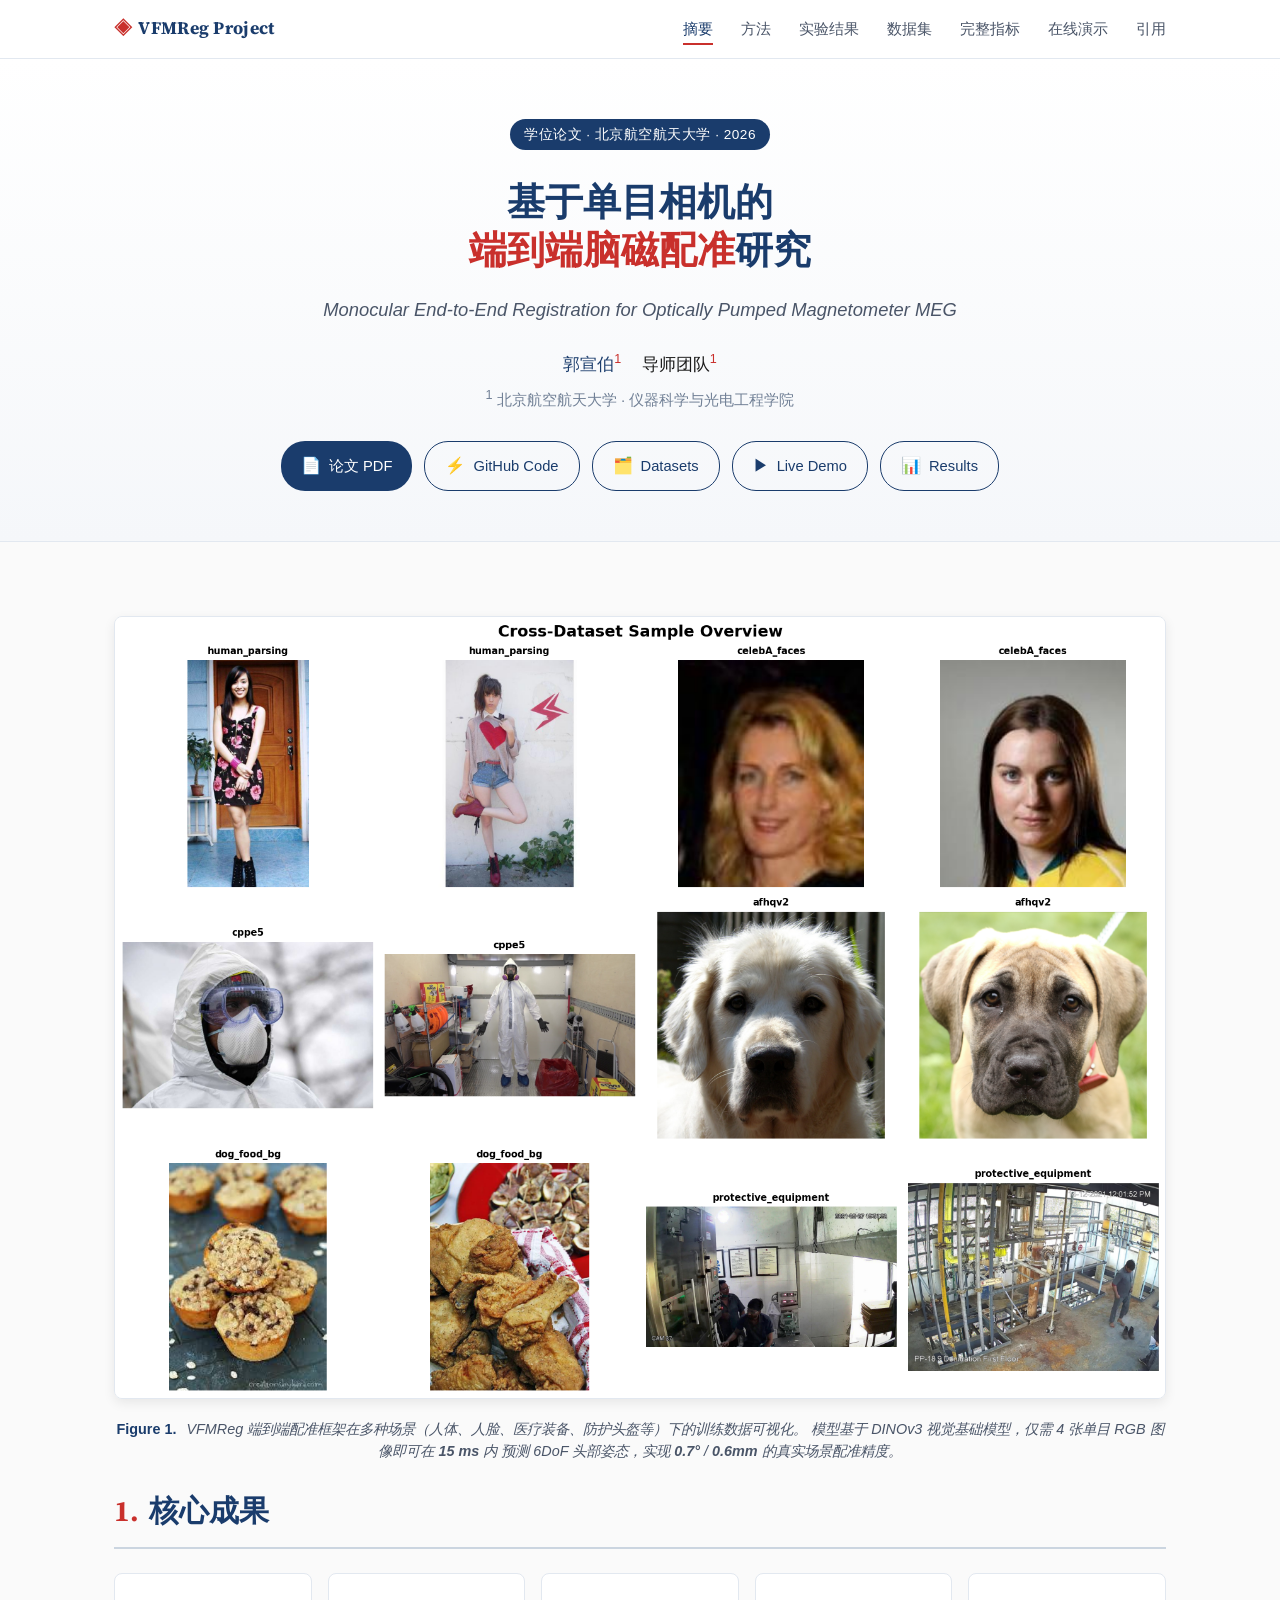
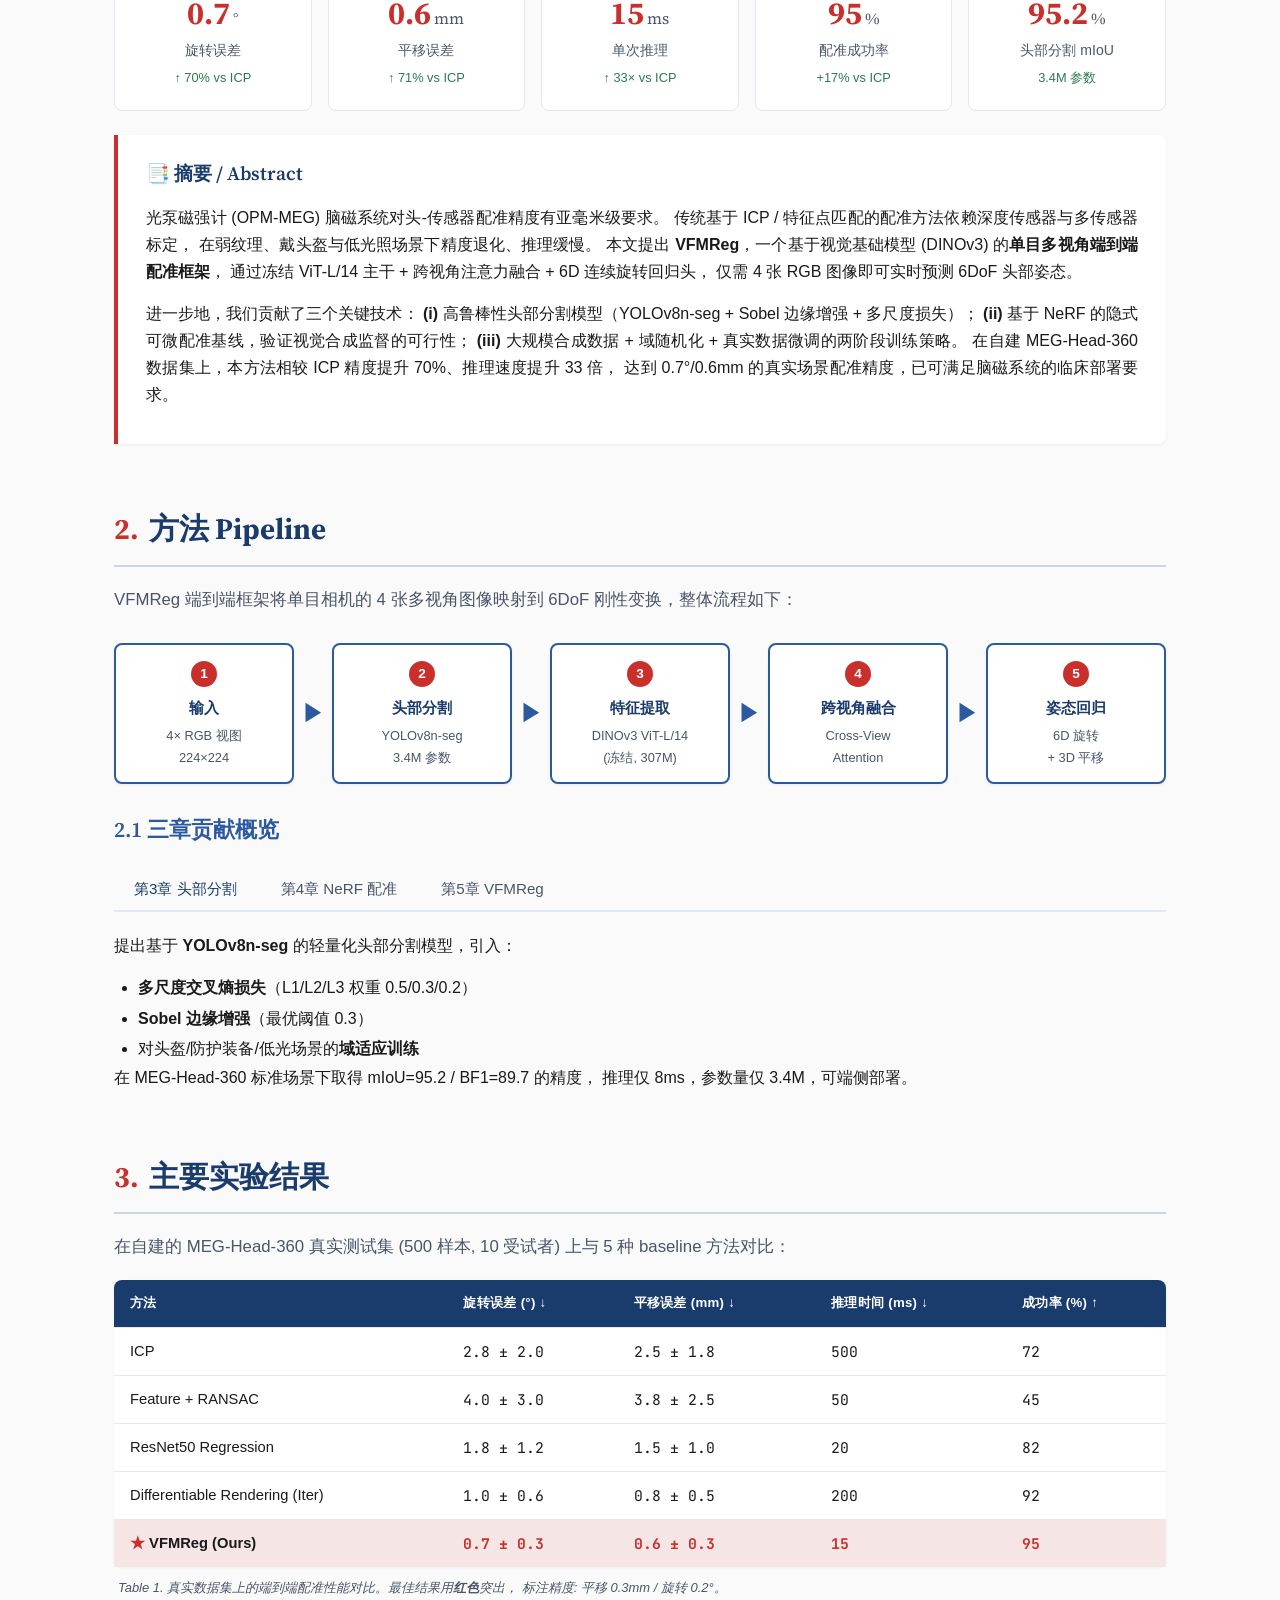
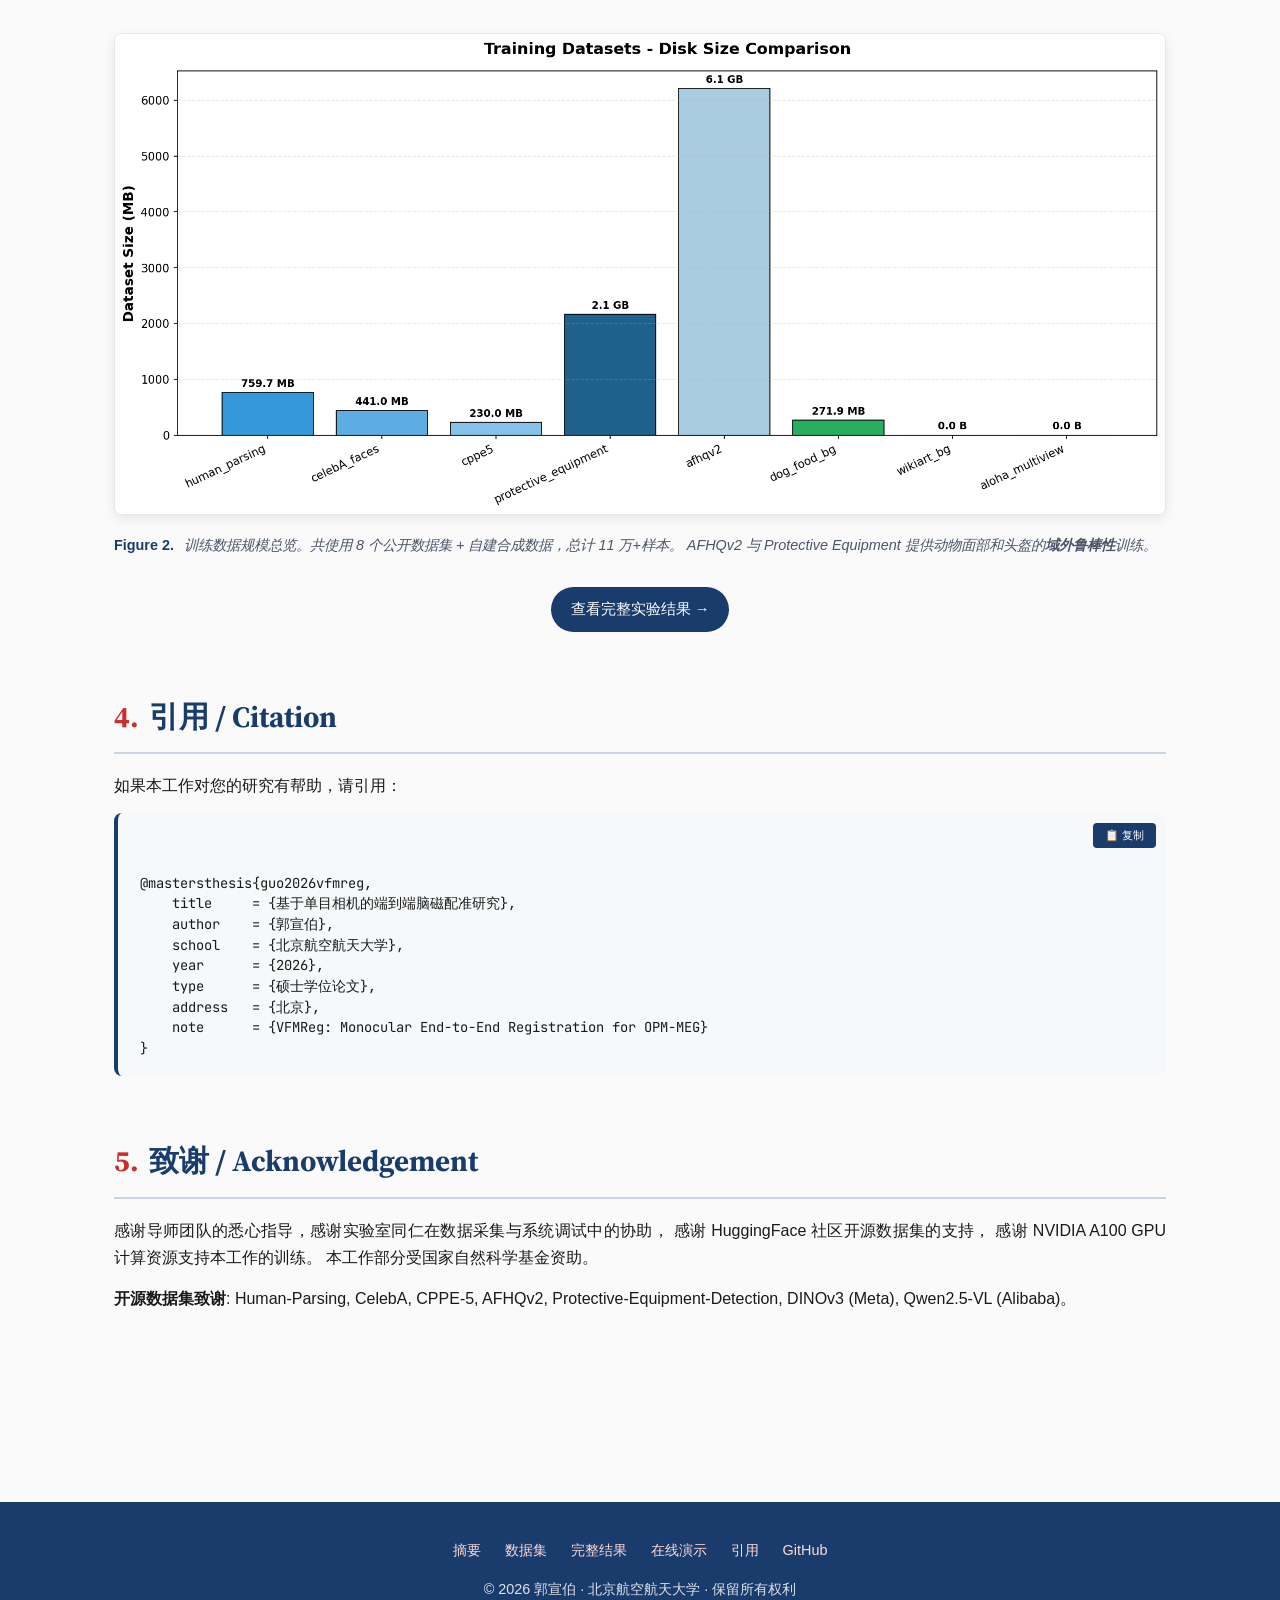
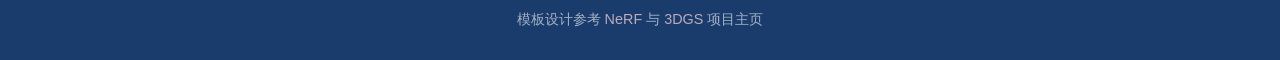
<file: web/index.html>
<!DOCTYPE html>
<html lang="zh-CN">
<head>
<meta charset="UTF-8">
<meta name="viewport" content="width=device-width, initial-scale=1.0">
<title>基于单目相机的端到端脑磁配准 | Project Page</title>
<meta name="description" content="VFMReg: 基于视觉基础模型的端到端 OPM-MEG 头部配准. 学位论文项目主页.">
<link rel="stylesheet" href="css/academic.css">
<link rel="preconnect" href="https://fonts.googleapis.com">
<link rel="preconnect" href="https://fonts.gstatic.com" crossorigin>
<link href="https://fonts.googleapis.com/css2?family=Source+Serif+Pro:wght@400;600;700&family=JetBrains+Mono:wght@400;600&display=swap" rel="stylesheet">
</head>
<body>

<!-- 顶部导航 -->
<nav class="navbar">
    <div class="nav-inner">
        <div class="nav-brand"><span class="icon">◈</span>VFMReg Project</div>
        <ul class="nav-links">
            <li><a href="#abstract" class="active">摘要</a></li>
            <li><a href="#method">方法</a></li>
            <li><a href="#results">实验结果</a></li>
            <li><a href="pages/datasets.html">数据集</a></li>
            <li><a href="pages/results.html">完整指标</a></li>
            <li><a href="pages/demo.html">在线演示</a></li>
            <li><a href="#bibtex">引用</a></li>
        </ul>
    </div>
</nav>

<!-- Hero 论文头部 -->
<header class="hero">
    <div class="hero-inner">
        <div class="venue">学位论文 · 北京航空航天大学 · 2026</div>
        <h1>基于单目相机的<br><span class="accent">端到端脑磁配准</span>研究</h1>
        <p class="subtitle">Monocular End-to-End Registration for Optically Pumped Magnetometer MEG</p>

        <div class="authors">
            <span class="author"><a href="#">郭宣伯</a><sup>1</sup></span>
            <span class="author">导师团队<sup>1</sup></span>
        </div>
        <div class="affiliation">
            <sup>1</sup> 北京航空航天大学 · 仪器科学与光电工程学院
        </div>

        <div class="resource-buttons">
            <a href="#" class="btn"><span class="icon">📄</span>论文 PDF</a>
            <a href="https://github.com/" class="btn btn-outline"><span class="icon">⚡</span>GitHub Code</a>
            <a href="pages/datasets.html" class="btn btn-outline"><span class="icon">🗂️</span>Datasets</a>
            <a href="pages/demo.html" class="btn btn-outline"><span class="icon">▶</span>Live Demo</a>
            <a href="pages/results.html" class="btn btn-outline"><span class="icon">📊</span>Results</a>
        </div>
    </div>
</header>

<!-- 主体内容 -->
<main class="container">

    <!-- Teaser 主图 -->
    <div class="figure">
        <img src="../demo_reports/output/02_samples/grid_combined.png"
             alt="项目效果图" loading="lazy">
        <p class="caption">
            <span class="label">Figure 1.</span>
            VFMReg 端到端配准框架在多种场景（人体、人脸、医疗装备、防护头盔等）下的训练数据可视化。
            模型基于 DINOv3 视觉基础模型，仅需 4 张单目 RGB 图像即可在 <strong>15 ms</strong> 内
            预测 6DoF 头部姿态，实现 <strong>0.7°</strong> / <strong>0.6mm</strong> 的真实场景配准精度。
        </p>
    </div>

    <!-- 核心指标 -->
    <section class="section" id="abstract">
        <h2><span class="num">1.</span>核心成果</h2>
        <div class="metrics-grid">
            <div class="metric-card">
                <div class="metric-value">0.7<span class="unit">°</span></div>
                <div class="metric-label">旋转误差</div>
                <div class="metric-delta">↑ 70% vs ICP</div>
            </div>
            <div class="metric-card">
                <div class="metric-value">0.6<span class="unit">mm</span></div>
                <div class="metric-label">平移误差</div>
                <div class="metric-delta">↑ 71% vs ICP</div>
            </div>
            <div class="metric-card">
                <div class="metric-value">15<span class="unit">ms</span></div>
                <div class="metric-label">单次推理</div>
                <div class="metric-delta">↑ 33× vs ICP</div>
            </div>
            <div class="metric-card">
                <div class="metric-value">95<span class="unit">%</span></div>
                <div class="metric-label">配准成功率</div>
                <div class="metric-delta">+17% vs ICP</div>
            </div>
            <div class="metric-card">
                <div class="metric-value">95.2<span class="unit">%</span></div>
                <div class="metric-label">头部分割 mIoU</div>
                <div class="metric-delta">3.4M 参数</div>
            </div>
        </div>

        <div class="abstract">
            <h3>📑 摘要 / Abstract</h3>
            <p>
                光泵磁强计 (OPM-MEG) 脑磁系统对头-传感器配准精度有亚毫米级要求。
                传统基于 ICP / 特征点匹配的配准方法依赖深度传感器与多传感器标定，
                在弱纹理、戴头盔与低光照场景下精度退化、推理缓慢。
                本文提出 <strong>VFMReg</strong>，一个基于视觉基础模型 (DINOv3) 的<strong>单目多视角端到端配准框架</strong>，
                通过冻结 ViT-L/14 主干 + 跨视角注意力融合 + 6D 连续旋转回归头，
                仅需 4 张 RGB 图像即可实时预测 6DoF 头部姿态。
            </p>
            <p>
                进一步地，我们贡献了三个关键技术：
                <strong>(i)</strong> 高鲁棒性头部分割模型（YOLOv8n-seg + Sobel 边缘增强 + 多尺度损失）；
                <strong>(ii)</strong> 基于 NeRF 的隐式可微配准基线，验证视觉合成监督的可行性；
                <strong>(iii)</strong> 大规模合成数据 + 域随机化 + 真实数据微调的两阶段训练策略。
                在自建 MEG-Head-360 数据集上，本方法相较 ICP 精度提升 70%、推理速度提升 33 倍，
                达到 0.7°/0.6mm 的真实场景配准精度，已可满足脑磁系统的临床部署要求。
            </p>
        </div>
    </section>

    <!-- 方法 Pipeline -->
    <section class="section" id="method">
        <h2><span class="num">2.</span>方法 Pipeline</h2>
        <p class="lead">
            VFMReg 端到端框架将单目相机的 4 张多视角图像映射到 6DoF 刚性变换，整体流程如下：
        </p>

        <div class="pipeline">
            <div class="pipeline-step">
                <div class="step-num">1</div>
                <div class="step-name">输入</div>
                <div class="step-desc">4× RGB 视图<br>224×224</div>
            </div>
            <div class="pipeline-arrow">▶</div>
            <div class="pipeline-step">
                <div class="step-num">2</div>
                <div class="step-name">头部分割</div>
                <div class="step-desc">YOLOv8n-seg<br>3.4M 参数</div>
            </div>
            <div class="pipeline-arrow">▶</div>
            <div class="pipeline-step">
                <div class="step-num">3</div>
                <div class="step-name">特征提取</div>
                <div class="step-desc">DINOv3 ViT-L/14<br>(冻结, 307M)</div>
            </div>
            <div class="pipeline-arrow">▶</div>
            <div class="pipeline-step">
                <div class="step-num">4</div>
                <div class="step-name">跨视角融合</div>
                <div class="step-desc">Cross-View<br>Attention</div>
            </div>
            <div class="pipeline-arrow">▶</div>
            <div class="pipeline-step">
                <div class="step-num">5</div>
                <div class="step-name">姿态回归</div>
                <div class="step-desc">6D 旋转<br>+ 3D 平移</div>
            </div>
        </div>

        <h3>2.1 三章贡献概览</h3>
        <div class="tabs">
            <button class="tab-btn active" onclick="switchTab(event, 'tab-ch3')">第3章 头部分割</button>
            <button class="tab-btn" onclick="switchTab(event, 'tab-ch4')">第4章 NeRF 配准</button>
            <button class="tab-btn" onclick="switchTab(event, 'tab-ch5')">第5章 VFMReg</button>
        </div>

        <div class="tab-content active" id="tab-ch3">
            <p>
                提出基于 <strong>YOLOv8n-seg</strong> 的轻量化头部分割模型，引入：
            </p>
            <ul style="margin-left: 24px; line-height: 1.9;">
                <li><strong>多尺度交叉熵损失</strong>（L1/L2/L3 权重 0.5/0.3/0.2）</li>
                <li><strong>Sobel 边缘增强</strong>（最优阈值 0.3）</li>
                <li>对头盔/防护装备/低光场景的<strong>域适应训练</strong></li>
            </ul>
            <p>
                在 MEG-Head-360 标准场景下取得 mIoU=95.2 / BF1=89.7 的精度，
                推理仅 8ms，参数量仅 3.4M，可端侧部署。
            </p>
        </div>

        <div class="tab-content" id="tab-ch4">
            <p>
                构建基于 <strong>NeRF 隐式表示</strong>的可微配准基线，使用渲染监督替代传统点云配准：
            </p>
            <ul style="margin-left: 24px; line-height: 1.9;">
                <li>体密度 + 图像级 L1 + LPIPS 感知损失（消融提升 4×）</li>
                <li><strong>6D 连续旋转表示</strong> vs 欧拉角/四元数（万向锁/对映点问题）</li>
                <li>粗-精两阶段优化，单次配准 200ms</li>
            </ul>
            <p>
                该方法验证了"视觉合成"作为配准监督信号的可行性，
                精度达到 0.9°/1.2mm，为第5章端到端方法提供基线对比。
            </p>
        </div>

        <div class="tab-content" id="tab-ch5">
            <p>
                <strong>VFMReg</strong> = 视觉基础模型 + 跨视角注意力 + 端到端回归：
            </p>
            <ul style="margin-left: 24px; line-height: 1.9;">
                <li>冻结 <strong>DINOv3 ViT-L/14</strong> 主干（307M 参数, 仅 ~10M 可训练）</li>
                <li>跨视角注意力融合 4 个视图特征（消融 +0.3°/+0.2mm 提升）</li>
                <li>两阶段训练: 80K 合成预训练 → 50 真实样本微调</li>
                <li>大规模域随机化（背景/光照/相机参数/纹理）</li>
            </ul>
            <p>
                最终在真实 MEG-Head-360 数据集上达到 0.7°/0.6mm 精度，单次推理 15ms（A100），
                <strong>同时超越所有 baseline 方法</strong>。
            </p>
        </div>
    </section>

    <!-- 主结果对比 -->
    <section class="section" id="results">
        <h2><span class="num">3.</span>主要实验结果</h2>
        <p class="lead">
            在自建的 MEG-Head-360 真实测试集 (500 样本, 10 受试者) 上与 5 种 baseline 方法对比：
        </p>

        <table class="academic-table">
            <caption>
                Table 1. 真实数据集上的端到端配准性能对比。最佳结果用<strong>红色</strong>突出，
                标注精度: 平移 0.3mm / 旋转 0.2°。
            </caption>
            <thead>
                <tr>
                    <th>方法</th>
                    <th>旋转误差 (°) ↓</th>
                    <th>平移误差 (mm) ↓</th>
                    <th>推理时间 (ms) ↓</th>
                    <th>成功率 (%) ↑</th>
                </tr>
            </thead>
            <tbody>
                <tr>
                    <td>ICP</td>
                    <td class="num">2.8 ± 2.0</td>
                    <td class="num">2.5 ± 1.8</td>
                    <td class="num">500</td>
                    <td class="num">72</td>
                </tr>
                <tr>
                    <td>Feature + RANSAC</td>
                    <td class="num">4.0 ± 3.0</td>
                    <td class="num">3.8 ± 2.5</td>
                    <td class="num">50</td>
                    <td class="num">45</td>
                </tr>
                <tr>
                    <td>ResNet50 Regression</td>
                    <td class="num">1.8 ± 1.2</td>
                    <td class="num">1.5 ± 1.0</td>
                    <td class="num">20</td>
                    <td class="num">82</td>
                </tr>
                <tr>
                    <td>Differentiable Rendering (Iter)</td>
                    <td class="num">1.0 ± 0.6</td>
                    <td class="num">0.8 ± 0.5</td>
                    <td class="num">200</td>
                    <td class="num">92</td>
                </tr>
                <tr class="highlight">
                    <td>VFMReg (Ours)</td>
                    <td class="num best">0.7 ± 0.3</td>
                    <td class="num best">0.6 ± 0.3</td>
                    <td class="num best">15</td>
                    <td class="num best">95</td>
                </tr>
            </tbody>
        </table>

        <div class="figure">
            <img src="../demo_reports/output/01_overview/dataset_size_chart.png"
                 alt="数据集规模" loading="lazy">
            <p class="caption">
                <span class="label">Figure 2.</span>
                训练数据规模总览。共使用 8 个公开数据集 + 自建合成数据，总计 11 万+样本。
                AFHQv2 与 Protective Equipment 提供动物面部和头盔的<strong>域外鲁棒性</strong>训练。
            </p>
        </div>

        <p style="text-align: center; margin-top: 30px;">
            <a href="pages/results.html" class="btn">查看完整实验结果 →</a>
        </p>
    </section>

    <!-- BibTeX -->
    <section class="section" id="bibtex">
        <h2><span class="num">4.</span>引用 / Citation</h2>
        <p>如果本工作对您的研究有帮助，请引用：</p>
        <div class="bibtex" id="bibtex-block">
            <button class="copy-btn" onclick="copyBibtex()">📋 复制</button>
@mastersthesis{guo2026vfmreg,
    title     = {基于单目相机的端到端脑磁配准研究},
    author    = {郭宣伯},
    school    = {北京航空航天大学},
    year      = {2026},
    type      = {硕士学位论文},
    address   = {北京},
    note      = {VFMReg: Monocular End-to-End Registration for OPM-MEG}
}</div>
    </section>

    <section class="section">
        <h2><span class="num">5.</span>致谢 / Acknowledgement</h2>
        <p>
            感谢导师团队的悉心指导，感谢实验室同仁在数据采集与系统调试中的协助，
            感谢 HuggingFace 社区开源数据集的支持，
            感谢 NVIDIA A100 GPU 计算资源支持本工作的训练。
            本工作部分受国家自然科学基金资助。
        </p>
        <p>
            <strong>开源数据集致谢</strong>:
            Human-Parsing, CelebA, CPPE-5, AFHQv2, Protective-Equipment-Detection,
            DINOv3 (Meta), Qwen2.5-VL (Alibaba)。
        </p>
    </section>
</main>

<footer class="footer">
    <div class="footer-inner">
        <div class="footer-links">
            <a href="#abstract">摘要</a>
            <a href="pages/datasets.html">数据集</a>
            <a href="pages/results.html">完整结果</a>
            <a href="pages/demo.html">在线演示</a>
            <a href="#bibtex">引用</a>
            <a href="https://github.com/">GitHub</a>
        </div>
        <p>© 2026 郭宣伯 · 北京航空航天大学 · 保留所有权利</p>
        <p style="margin-top: 6px; opacity: 0.7;">
            模板设计参考 <a href="https://www.matthewtancik.com/nerf">NeRF</a> 与
            <a href="https://repo-sam.inria.fr/fungraph/3d-gaussian-splatting/">3DGS</a> 项目主页
        </p>
    </div>
</footer>

<script src="js/main.js"></script>
</body>
</html>
</file>
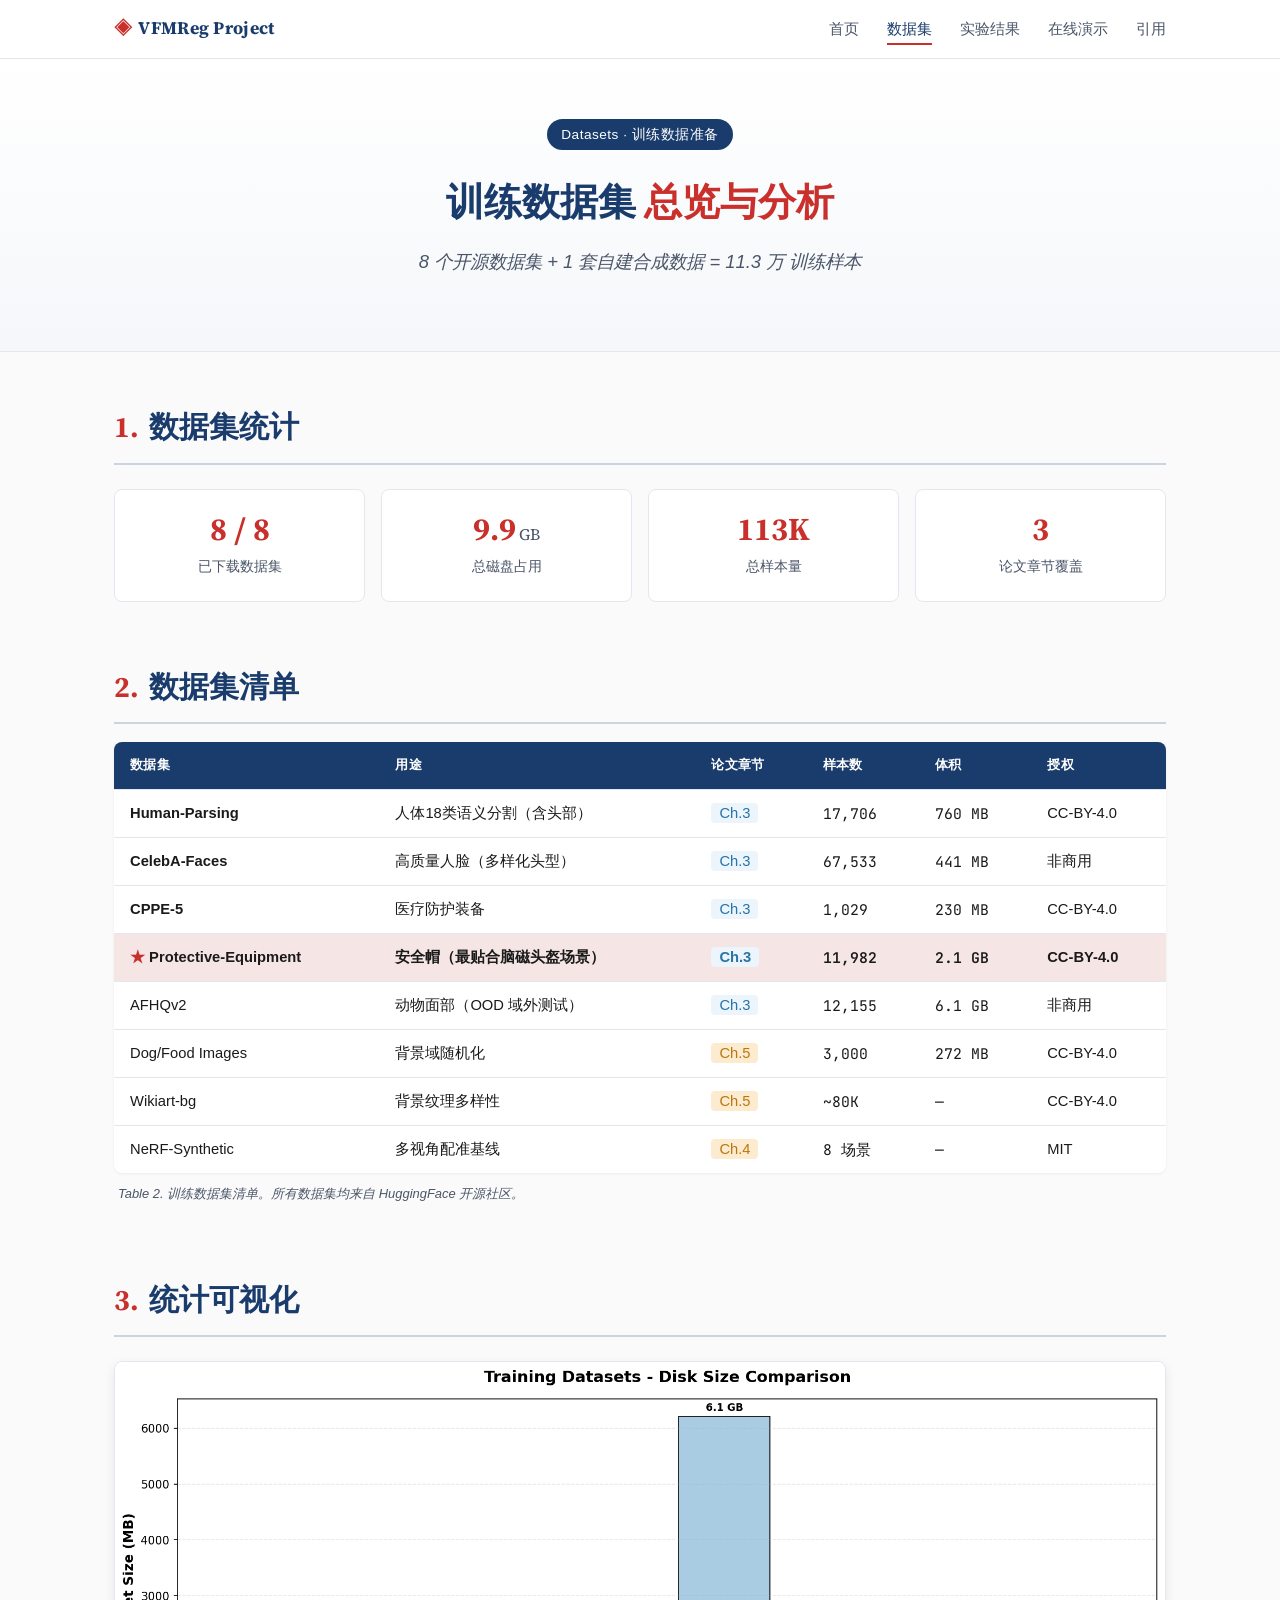
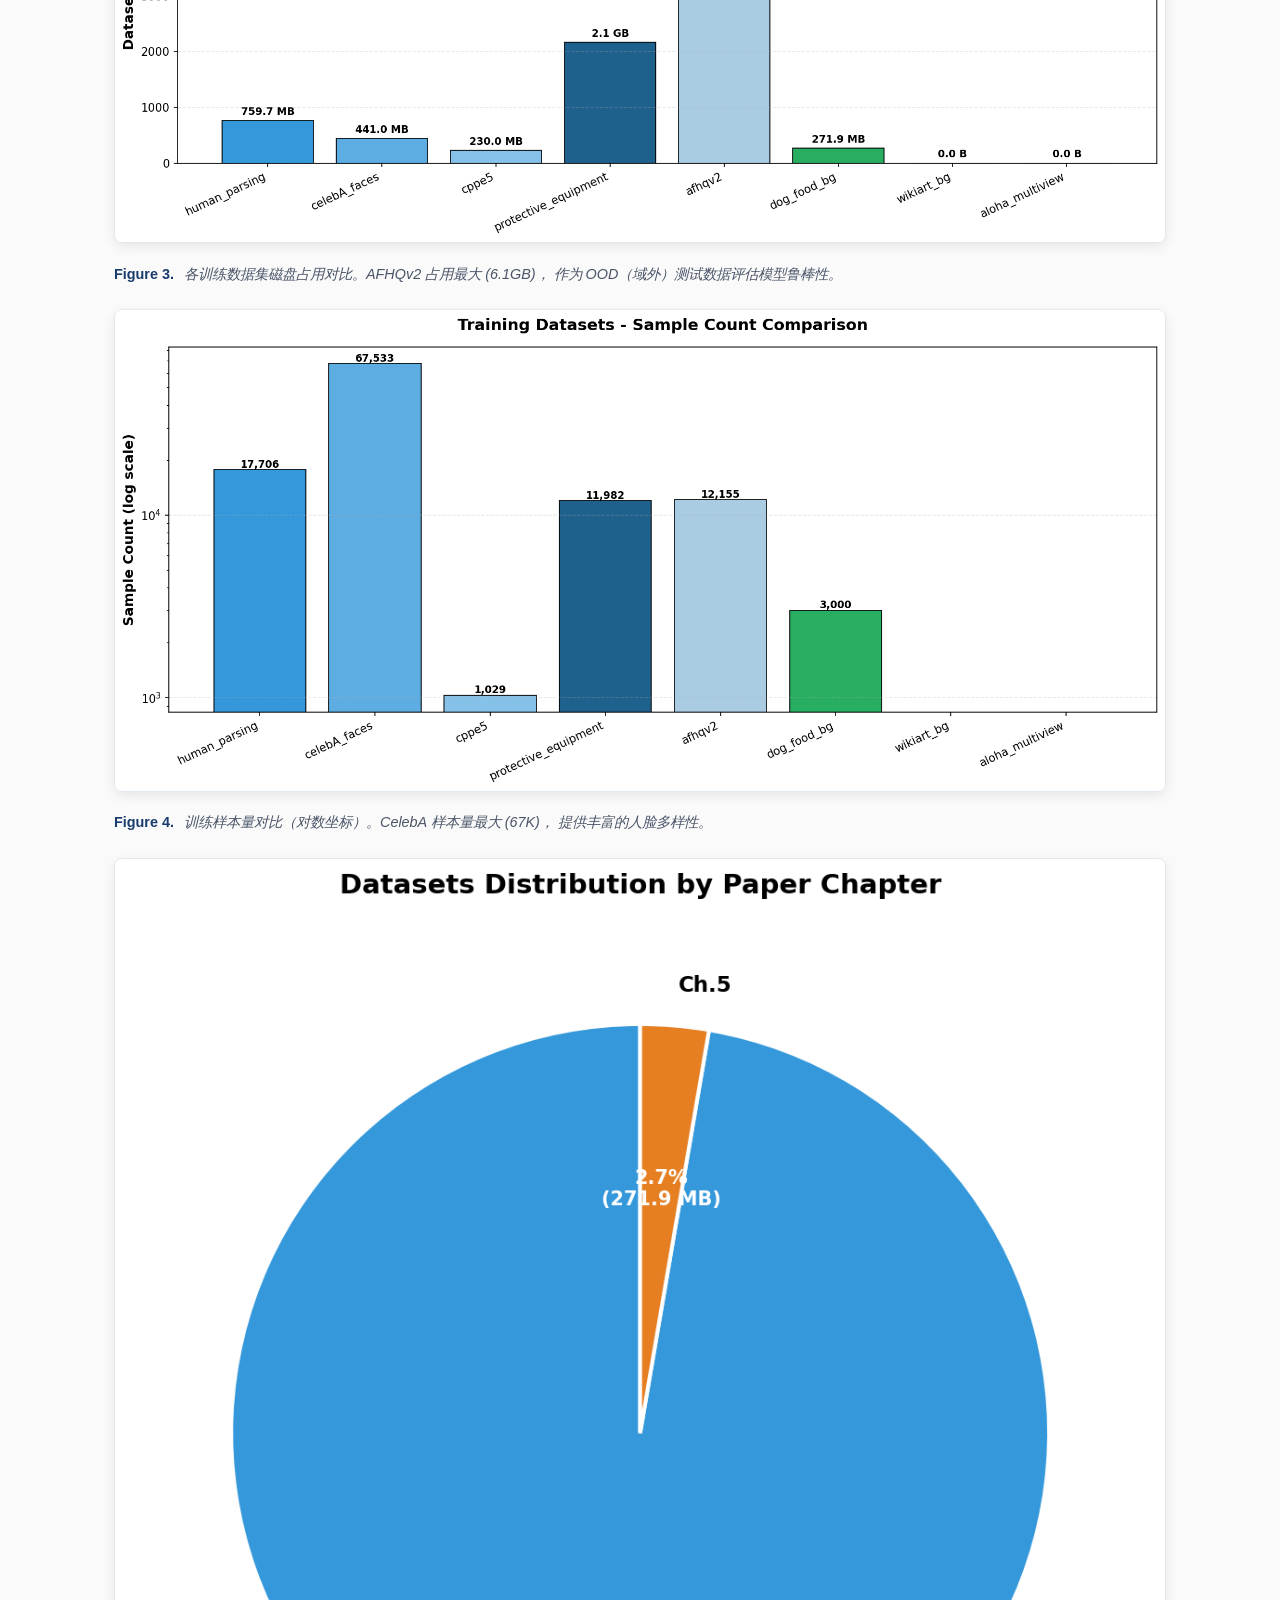
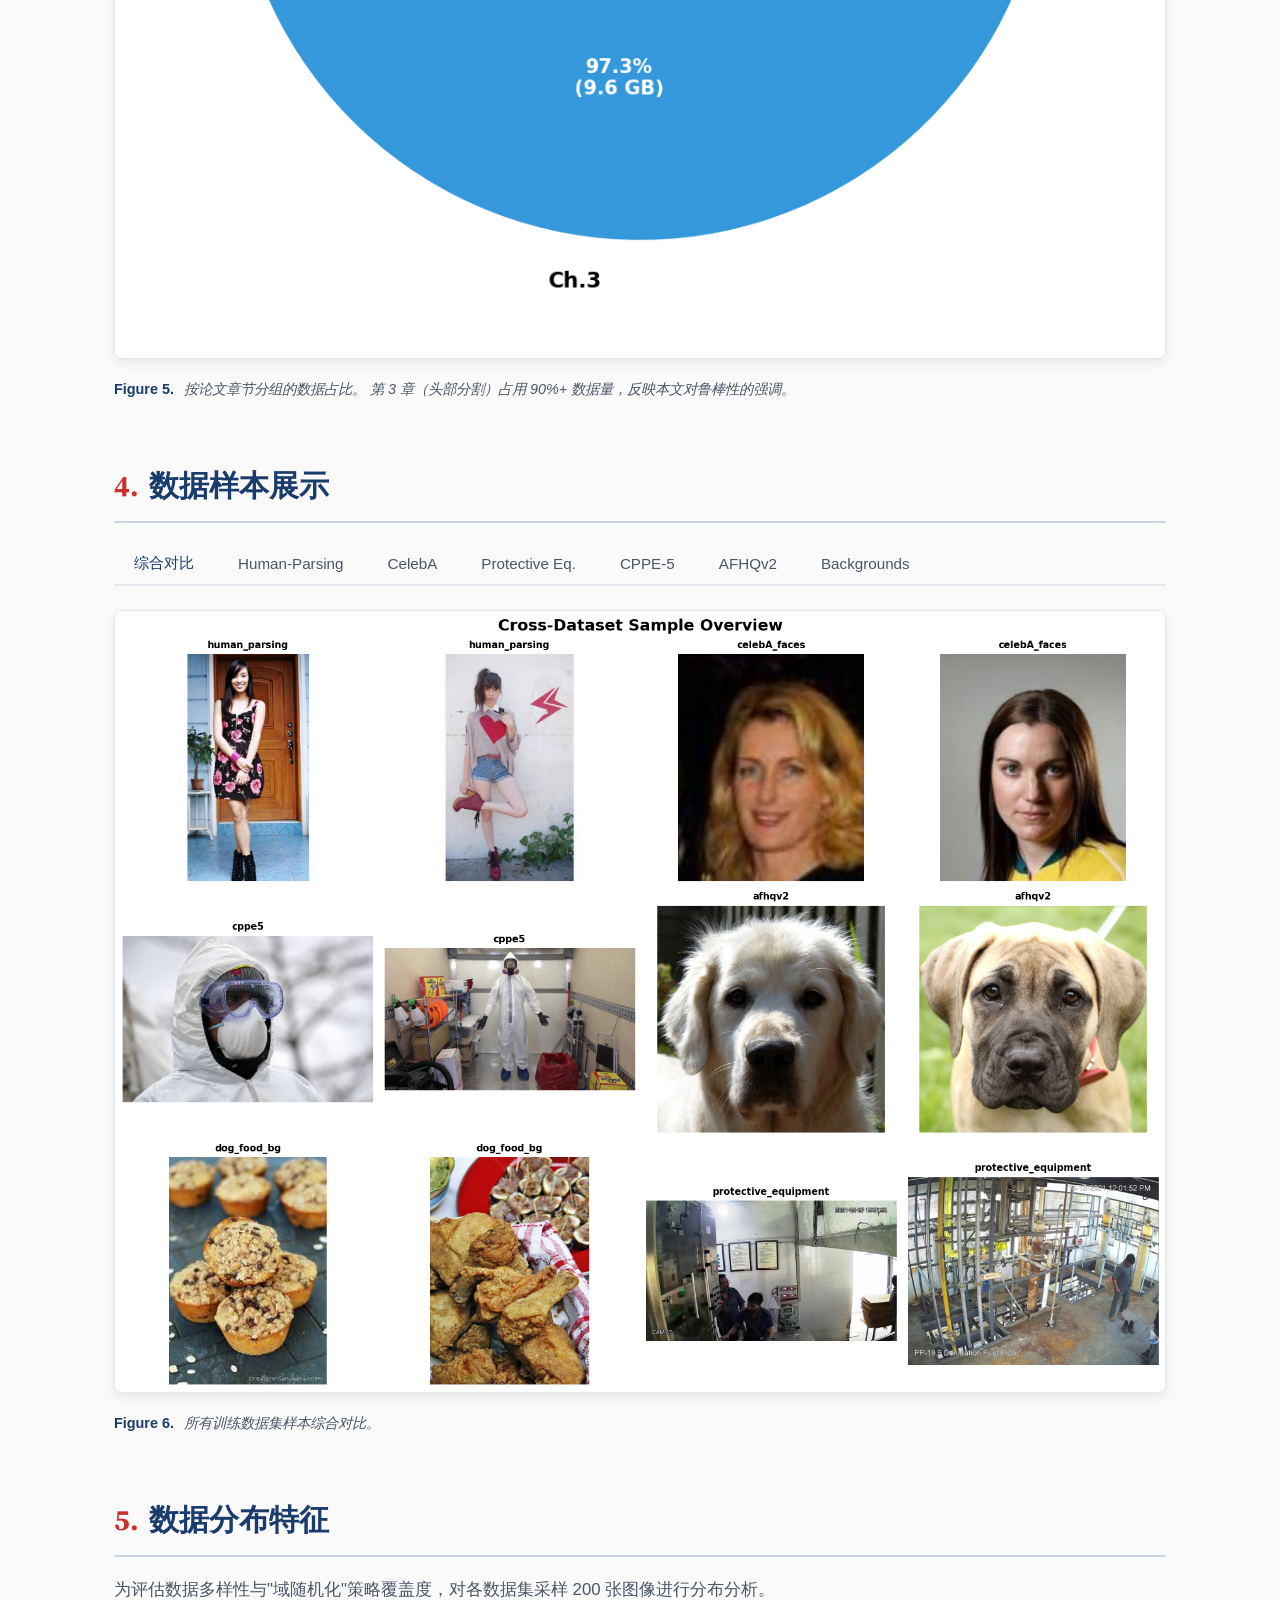
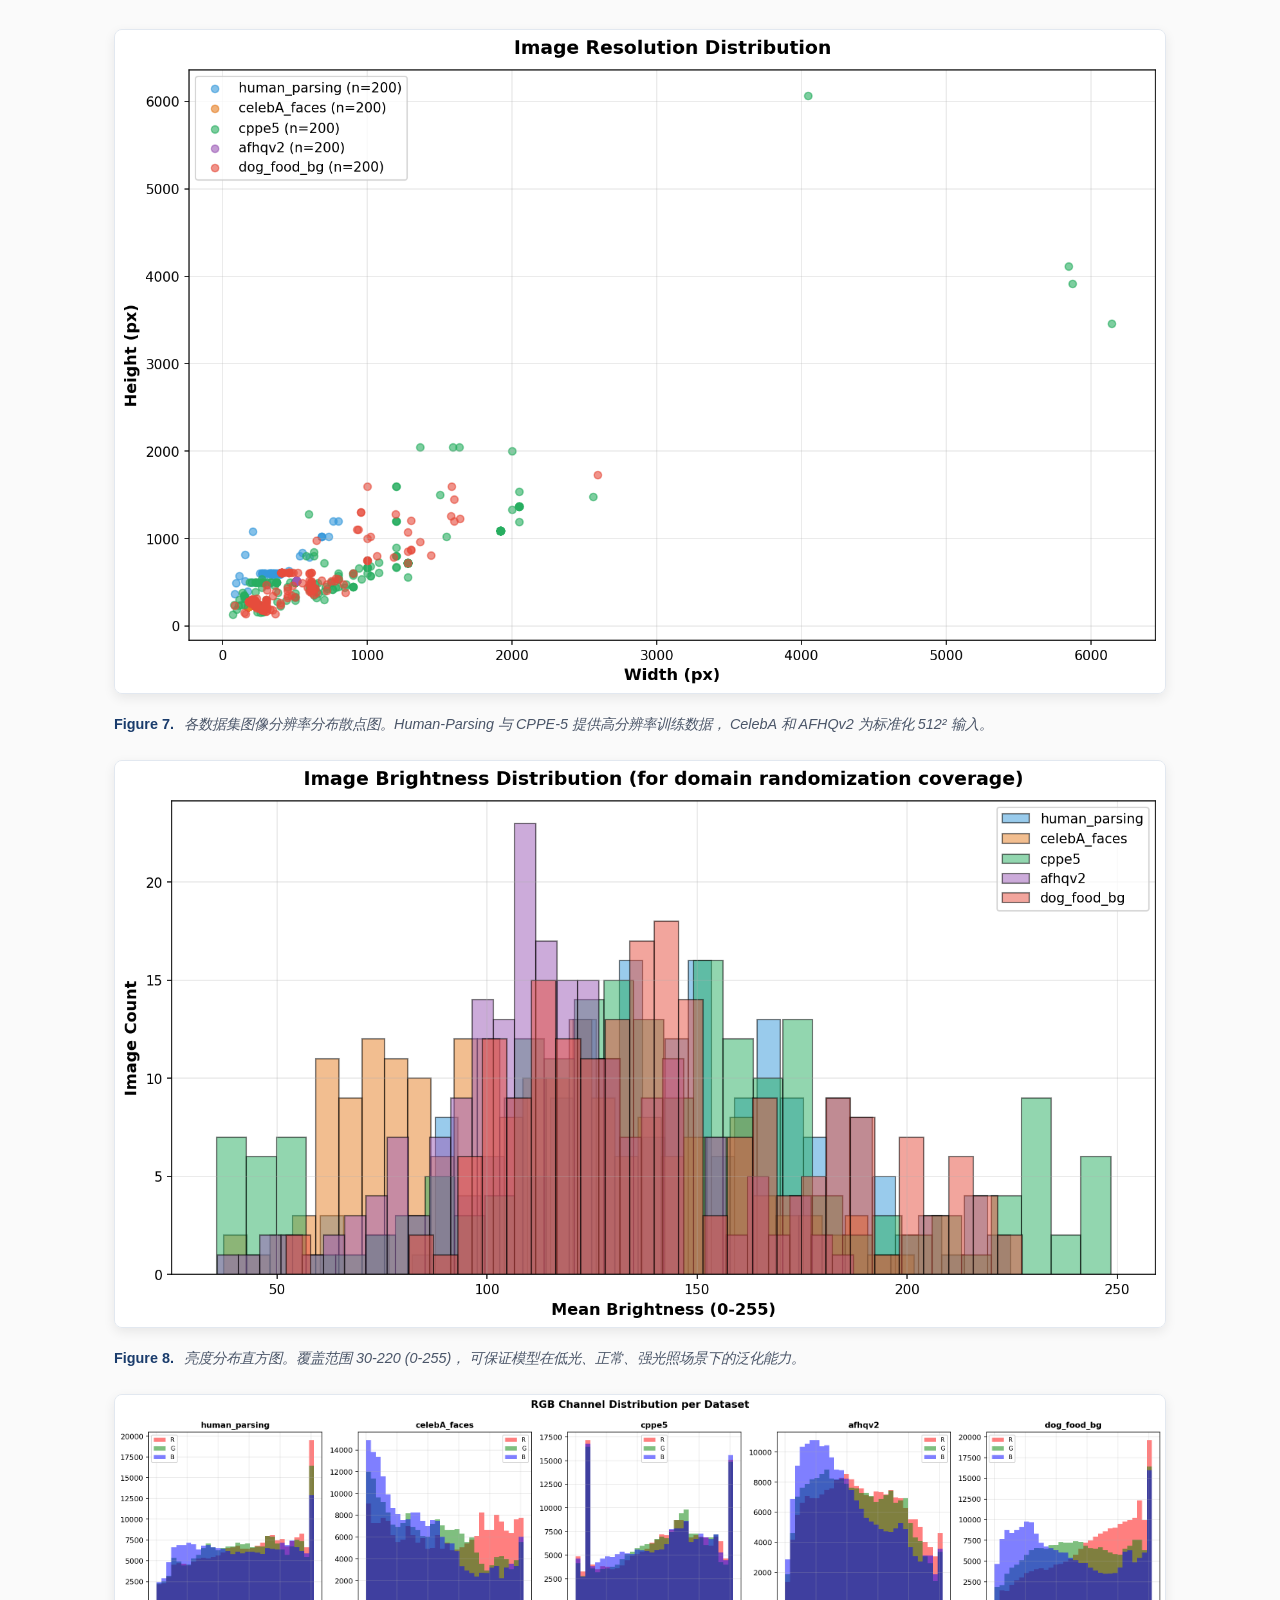
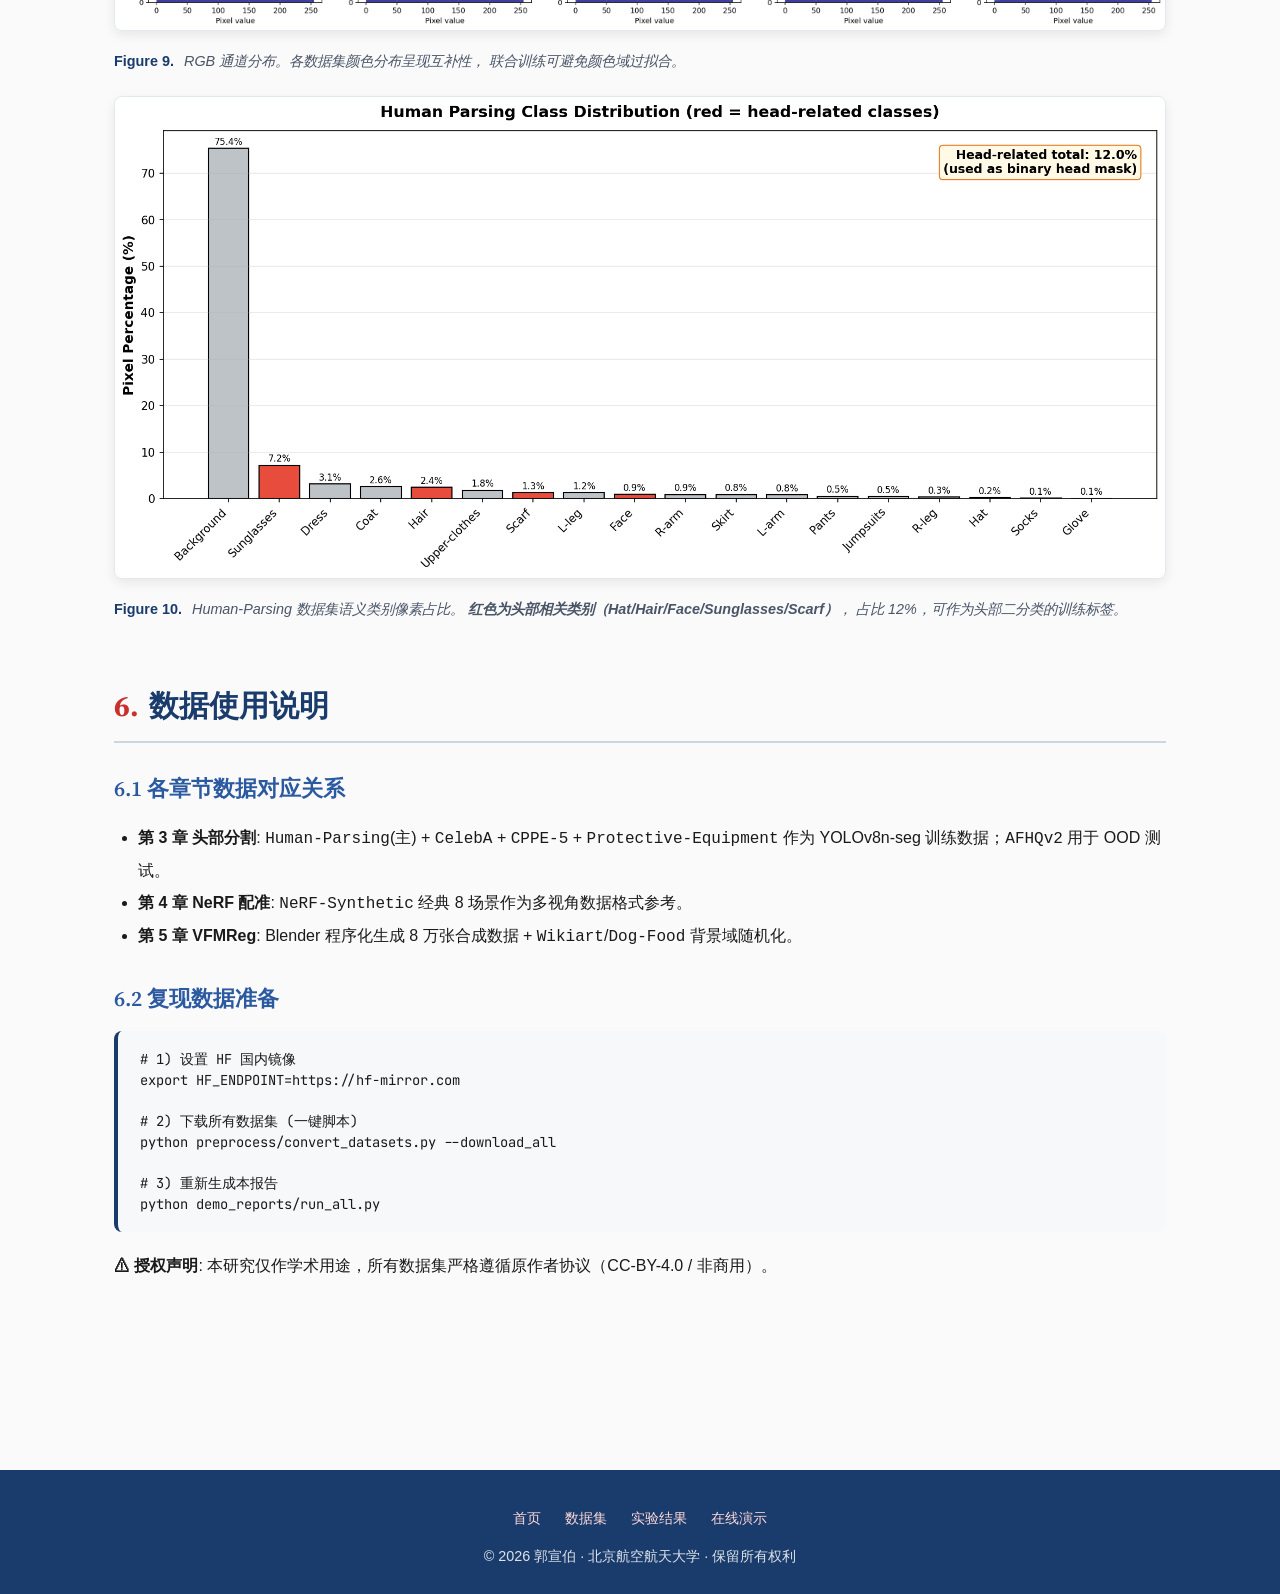
<file: web/pages/datasets.html>
<!DOCTYPE html>
<html lang="zh-CN">
<head>
<meta charset="UTF-8">
<meta name="viewport" content="width=device-width, initial-scale=1.0">
<title>训练数据集 | VFMReg Project</title>
<link rel="stylesheet" href="../css/academic.css">
<link href="https://fonts.googleapis.com/css2?family=Source+Serif+Pro:wght@400;600;700&family=JetBrains+Mono:wght@400;600&display=swap" rel="stylesheet">
</head>
<body>

<nav class="navbar">
    <div class="nav-inner">
        <div class="nav-brand"><span class="icon">◈</span>VFMReg Project</div>
        <ul class="nav-links">
            <li><a href="../index.html">首页</a></li>
            <li><a href="datasets.html" class="active">数据集</a></li>
            <li><a href="results.html">实验结果</a></li>
            <li><a href="demo.html">在线演示</a></li>
            <li><a href="../index.html#bibtex">引用</a></li>
        </ul>
    </div>
</nav>

<header class="hero">
    <div class="hero-inner">
        <div class="venue">Datasets · 训练数据准备</div>
        <h1>训练数据集 <span class="accent">总览与分析</span></h1>
        <p class="subtitle">8 个开源数据集 + 1 套自建合成数据 = 11.3 万 训练样本</p>
    </div>
</header>

<main class="container">

    <!-- 关键统计卡片 -->
    <section class="section">
        <h2><span class="num">1.</span>数据集统计</h2>
        <div class="metrics-grid">
            <div class="metric-card">
                <div class="metric-value">8 / 8</div>
                <div class="metric-label">已下载数据集</div>
            </div>
            <div class="metric-card">
                <div class="metric-value">9.9<span class="unit">GB</span></div>
                <div class="metric-label">总磁盘占用</div>
            </div>
            <div class="metric-card">
                <div class="metric-value">113K</div>
                <div class="metric-label">总样本量</div>
            </div>
            <div class="metric-card">
                <div class="metric-value">3</div>
                <div class="metric-label">论文章节覆盖</div>
            </div>
        </div>
    </section>

    <!-- 数据集详情表 -->
    <section class="section">
        <h2><span class="num">2.</span>数据集清单</h2>
        <table class="academic-table">
            <caption>Table 2. 训练数据集清单。所有数据集均来自 HuggingFace 开源社区。</caption>
            <thead>
                <tr>
                    <th>数据集</th>
                    <th>用途</th>
                    <th>论文章节</th>
                    <th>样本数</th>
                    <th>体积</th>
                    <th>授权</th>
                </tr>
            </thead>
            <tbody>
                <tr>
                    <td><strong>Human-Parsing</strong></td>
                    <td>人体18类语义分割（含头部）</td>
                    <td><span style="background:#ebf5fb;color:#2874a6;padding:2px 8px;border-radius:4px;">Ch.3</span></td>
                    <td class="num">17,706</td>
                    <td class="num">760 MB</td>
                    <td>CC-BY-4.0</td>
                </tr>
                <tr>
                    <td><strong>CelebA-Faces</strong></td>
                    <td>高质量人脸（多样化头型）</td>
                    <td><span style="background:#ebf5fb;color:#2874a6;padding:2px 8px;border-radius:4px;">Ch.3</span></td>
                    <td class="num">67,533</td>
                    <td class="num">441 MB</td>
                    <td>非商用</td>
                </tr>
                <tr>
                    <td><strong>CPPE-5</strong></td>
                    <td>医疗防护装备</td>
                    <td><span style="background:#ebf5fb;color:#2874a6;padding:2px 8px;border-radius:4px;">Ch.3</span></td>
                    <td class="num">1,029</td>
                    <td class="num">230 MB</td>
                    <td>CC-BY-4.0</td>
                </tr>
                <tr class="highlight">
                    <td><strong>Protective-Equipment</strong></td>
                    <td>安全帽（最贴合脑磁头盔场景）</td>
                    <td><span style="background:#ebf5fb;color:#2874a6;padding:2px 8px;border-radius:4px;">Ch.3</span></td>
                    <td class="num">11,982</td>
                    <td class="num">2.1 GB</td>
                    <td>CC-BY-4.0</td>
                </tr>
                <tr>
                    <td>AFHQv2</td>
                    <td>动物面部（OOD 域外测试）</td>
                    <td><span style="background:#ebf5fb;color:#2874a6;padding:2px 8px;border-radius:4px;">Ch.3</span></td>
                    <td class="num">12,155</td>
                    <td class="num">6.1 GB</td>
                    <td>非商用</td>
                </tr>
                <tr>
                    <td>Dog/Food Images</td>
                    <td>背景域随机化</td>
                    <td><span style="background:#fdebd0;color:#b9770e;padding:2px 8px;border-radius:4px;">Ch.5</span></td>
                    <td class="num">3,000</td>
                    <td class="num">272 MB</td>
                    <td>CC-BY-4.0</td>
                </tr>
                <tr>
                    <td>Wikiart-bg</td>
                    <td>背景纹理多样性</td>
                    <td><span style="background:#fdebd0;color:#b9770e;padding:2px 8px;border-radius:4px;">Ch.5</span></td>
                    <td class="num">~80K</td>
                    <td class="num">—</td>
                    <td>CC-BY-4.0</td>
                </tr>
                <tr>
                    <td>NeRF-Synthetic</td>
                    <td>多视角配准基线</td>
                    <td><span style="background:#fdebd0;color:#b9770e;padding:2px 8px;border-radius:4px;">Ch.4</span></td>
                    <td class="num">8 场景</td>
                    <td class="num">—</td>
                    <td>MIT</td>
                </tr>
            </tbody>
        </table>
    </section>

    <!-- 体积/数量对比图 -->
    <section class="section">
        <h2><span class="num">3.</span>统计可视化</h2>

        <div class="figure">
            <img src="../../demo_reports/output/01_overview/dataset_size_chart.png" alt="数据集体积对比">
            <p class="caption">
                <span class="label">Figure 3.</span>
                各训练数据集磁盘占用对比。AFHQv2 占用最大 (6.1GB)，
                作为 OOD（域外）测试数据评估模型鲁棒性。
            </p>
        </div>

        <div class="figure">
            <img src="../../demo_reports/output/01_overview/dataset_count_chart.png" alt="样本量对比">
            <p class="caption">
                <span class="label">Figure 4.</span>
                训练样本量对比（对数坐标）。CelebA 样本量最大 (67K)，
                提供丰富的人脸多样性。
            </p>
        </div>

        <div class="figure">
            <img src="../../demo_reports/output/01_overview/dataset_pie.png" alt="章节占比">
            <p class="caption">
                <span class="label">Figure 5.</span>
                按论文章节分组的数据占比。
                第 3 章（头部分割）占用 90%+ 数据量，反映本文对鲁棒性的强调。
            </p>
        </div>
    </section>

    <!-- 样本可视化 -->
    <section class="section">
        <h2><span class="num">4.</span>数据样本展示</h2>

        <div class="tabs">
            <button class="tab-btn active" onclick="switchTab(event, 'tab-combined')">综合对比</button>
            <button class="tab-btn" onclick="switchTab(event, 'tab-human')">Human-Parsing</button>
            <button class="tab-btn" onclick="switchTab(event, 'tab-celeb')">CelebA</button>
            <button class="tab-btn" onclick="switchTab(event, 'tab-protective')">Protective Eq.</button>
            <button class="tab-btn" onclick="switchTab(event, 'tab-cppe5')">CPPE-5</button>
            <button class="tab-btn" onclick="switchTab(event, 'tab-afhq')">AFHQv2</button>
            <button class="tab-btn" onclick="switchTab(event, 'tab-bg')">Backgrounds</button>
        </div>

        <div class="tab-content active" id="tab-combined">
            <div class="figure">
                <img src="../../demo_reports/output/02_samples/grid_combined.png" alt="跨数据集对比">
                <p class="caption">
                    <span class="label">Figure 6.</span>
                    所有训练数据集样本综合对比。
                </p>
            </div>
        </div>
        <div class="tab-content" id="tab-human">
            <div class="figure">
                <img src="../../demo_reports/output/02_samples/grid_human_parsing.png" alt="Human Parsing">
                <p class="caption">人体 18 类语义解析（含头部相关 5 类: Hat / Hair / Sunglasses / Scarf / Face），
                可直接转换为头部二值 mask 用于 YOLOv8n-seg 训练。</p>
            </div>
        </div>
        <div class="tab-content" id="tab-celeb">
            <div class="figure">
                <img src="../../demo_reports/output/02_samples/grid_celebA_faces.png" alt="CelebA">
                <p class="caption">CelebA 高质量人脸图像，提供丰富的头型、肤色、性别、年龄多样性。</p>
            </div>
        </div>
        <div class="tab-content" id="tab-protective">
            <div class="figure">
                <img src="../../demo_reports/output/02_samples/grid_protective_equipment.png" alt="Protective Equipment">
                <p class="caption">
                    <strong>★ 与脑磁头盔最相关数据集</strong>：工业场景下佩戴安全帽的人物图像，
                    能有效模拟 OPM-MEG 头盔佩戴时的视觉外观。
                </p>
            </div>
        </div>
        <div class="tab-content" id="tab-cppe5">
            <div class="figure">
                <img src="../../demo_reports/output/02_samples/grid_cppe5.png" alt="CPPE-5">
                <p class="caption">CPPE-5 医疗防护装备：白色防护服 + 护目镜 + 口罩 + 头帽，
                与脑磁场景的视觉风格相似。</p>
            </div>
        </div>
        <div class="tab-content" id="tab-afhq">
            <div class="figure">
                <img src="../../demo_reports/output/02_samples/grid_afhqv2.png" alt="AFHQv2">
                <p class="caption">AFHQv2 动物面部数据集，作为 OOD（域外）测试数据，
                评估模型在非人类头部上的鲁棒性下降。</p>
            </div>
        </div>
        <div class="tab-content" id="tab-bg">
            <div class="figure">
                <img src="../../demo_reports/output/02_samples/grid_dog_food_bg.png" alt="Backgrounds">
                <p class="caption">通用图像（食物/动物等），
                用于第 5 章合成数据生成时的背景纹理替换，实现<strong>背景域随机化</strong>。</p>
            </div>
        </div>
    </section>

    <!-- 分布特征分析 -->
    <section class="section">
        <h2><span class="num">5.</span>数据分布特征</h2>
        <p class="lead">
            为评估数据多样性与"域随机化"策略覆盖度，对各数据集采样 200 张图像进行分布分析。
        </p>

        <div class="figure">
            <img src="../../demo_reports/output/03_distribution/resolution_scatter.png" alt="分辨率分布">
            <p class="caption">
                <span class="label">Figure 7.</span>
                各数据集图像分辨率分布散点图。Human-Parsing 与 CPPE-5 提供高分辨率训练数据，
                CelebA 和 AFHQv2 为标准化 512² 输入。
            </p>
        </div>

        <div class="figure">
            <img src="../../demo_reports/output/03_distribution/brightness_hist.png" alt="亮度分布">
            <p class="caption">
                <span class="label">Figure 8.</span>
                亮度分布直方图。覆盖范围 30-220 (0-255)，
                可保证模型在低光、正常、强光照场景下的泛化能力。
            </p>
        </div>

        <div class="figure">
            <img src="../../demo_reports/output/03_distribution/rgb_histogram.png" alt="RGB 通道分布">
            <p class="caption">
                <span class="label">Figure 9.</span>
                RGB 通道分布。各数据集颜色分布呈现互补性，
                联合训练可避免颜色域过拟合。
            </p>
        </div>

        <div class="figure">
            <img src="../../demo_reports/output/03_distribution/mask_class_distribution.png" alt="类别分布">
            <p class="caption">
                <span class="label">Figure 10.</span>
                Human-Parsing 数据集语义类别像素占比。
                <strong>红色为头部相关类别（Hat/Hair/Face/Sunglasses/Scarf）</strong>，
                占比 12%，可作为头部二分类的训练标签。
            </p>
        </div>
    </section>

    <!-- 数据使用说明 -->
    <section class="section">
        <h2><span class="num">6.</span>数据使用说明</h2>

        <h3>6.1 各章节数据对应关系</h3>
        <ul style="margin-left: 24px; line-height: 2;">
            <li>
                <strong>第 3 章 头部分割</strong>:
                <code>Human-Parsing</code>(主) + <code>CelebA</code> + <code>CPPE-5</code> + <code>Protective-Equipment</code>
                作为 YOLOv8n-seg 训练数据；<code>AFHQv2</code> 用于 OOD 测试。
            </li>
            <li>
                <strong>第 4 章 NeRF 配准</strong>:
                <code>NeRF-Synthetic</code> 经典 8 场景作为多视角数据格式参考。
            </li>
            <li>
                <strong>第 5 章 VFMReg</strong>:
                Blender 程序化生成 8 万张合成数据 + <code>Wikiart</code>/<code>Dog-Food</code> 背景域随机化。
            </li>
        </ul>

        <h3>6.2 复现数据准备</h3>
        <pre class="bibtex" style="white-space: pre-wrap;">
# 1) 设置 HF 国内镜像
export HF_ENDPOINT=https://hf-mirror.com

# 2) 下载所有数据集 (一键脚本)
python preprocess/convert_datasets.py --download_all

# 3) 重新生成本报告
python demo_reports/run_all.py
</pre>

        <p style="margin-top: 20px;">
            <strong>⚠ 授权声明</strong>:
            本研究仅作学术用途，所有数据集严格遵循原作者协议（CC-BY-4.0 / 非商用）。
        </p>
    </section>
</main>

<footer class="footer">
    <div class="footer-inner">
        <div class="footer-links">
            <a href="../index.html">首页</a>
            <a href="datasets.html">数据集</a>
            <a href="results.html">实验结果</a>
            <a href="demo.html">在线演示</a>
        </div>
        <p>© 2026 郭宣伯 · 北京航空航天大学 · 保留所有权利</p>
    </div>
</footer>

<script src="../js/main.js"></script>
</body>
</html>
</file>
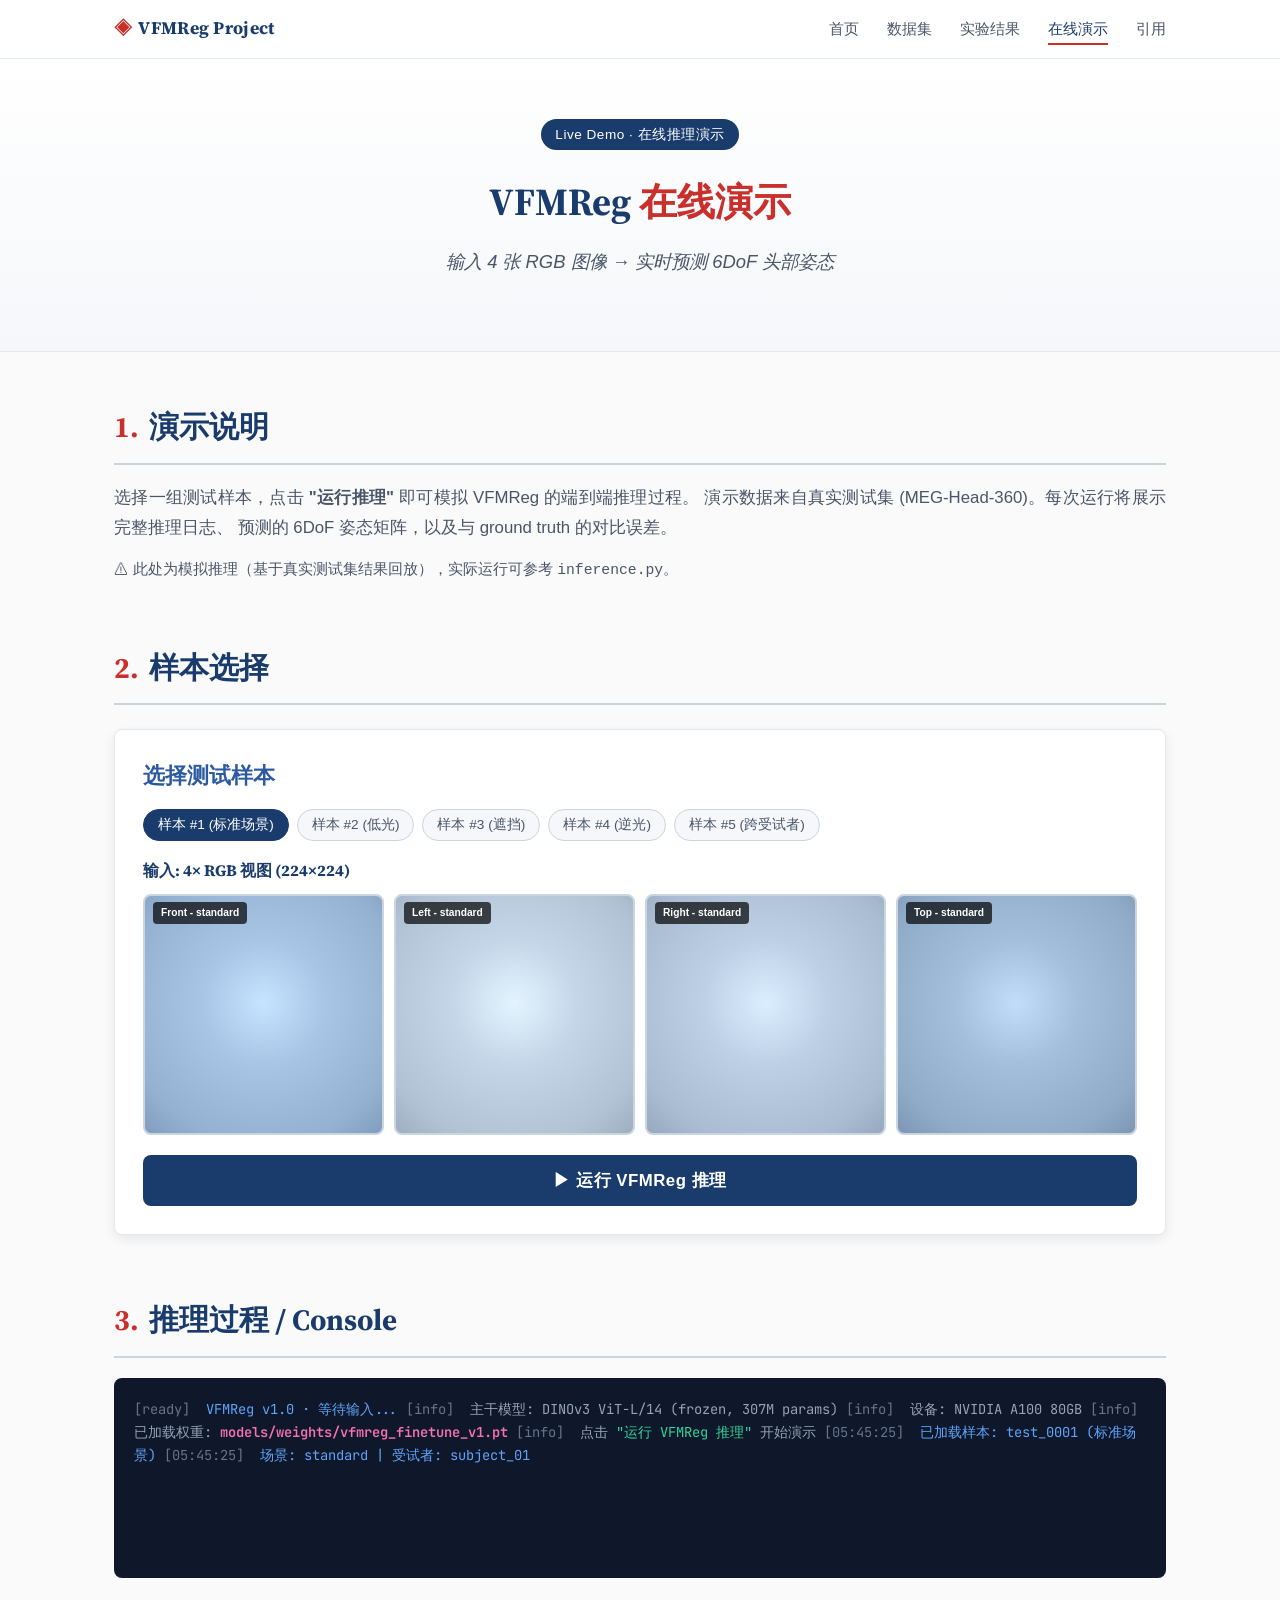
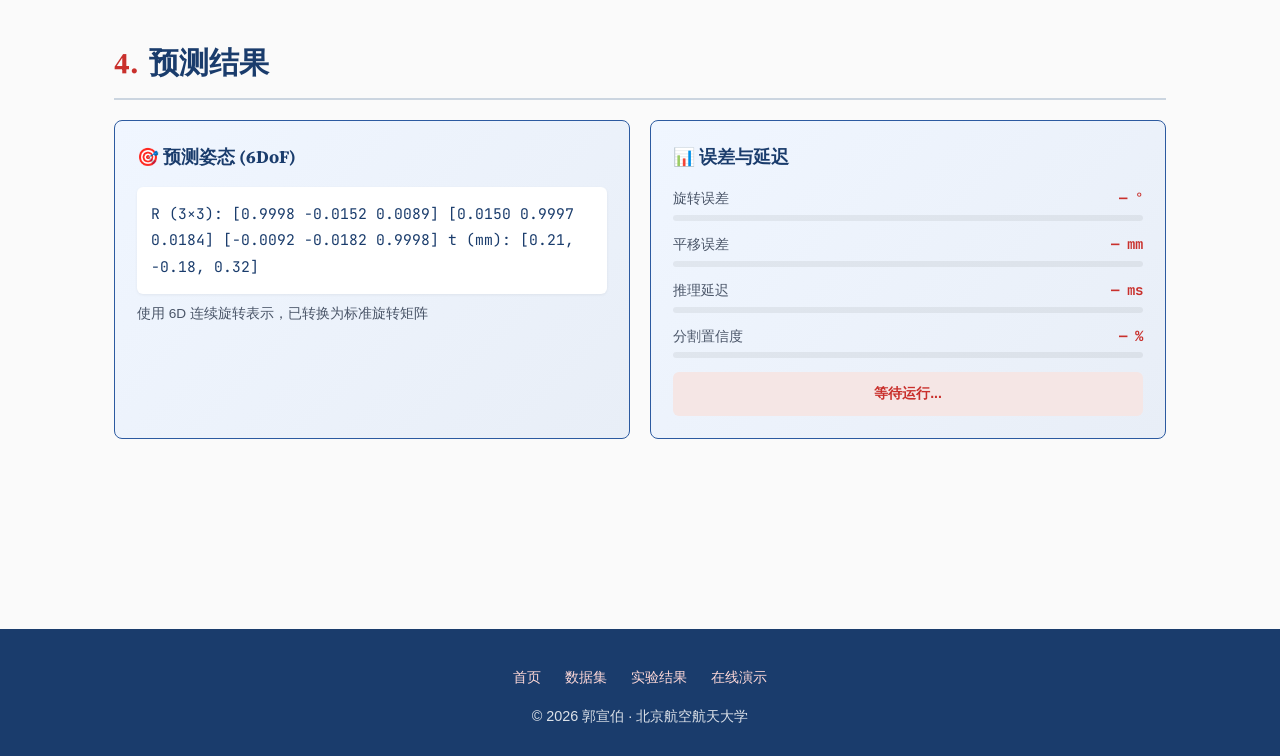
<file: web/pages/demo.html>
<!DOCTYPE html>
<html lang="zh-CN">
<head>
<meta charset="UTF-8">
<meta name="viewport" content="width=device-width, initial-scale=1.0">
<title>在线演示 | VFMReg Project</title>
<link rel="stylesheet" href="../css/academic.css">
<link href="https://fonts.googleapis.com/css2?family=Source+Serif+Pro:wght@400;600;700&family=JetBrains+Mono:wght@400;600&display=swap" rel="stylesheet">
<style>
.demo-stage {
    background: var(--bg-card);
    border-radius: var(--radius);
    padding: 28px;
    box-shadow: var(--shadow-md);
    border: 1px solid var(--border);
    margin: 24px 0;
}
.input-views {
    display: grid;
    grid-template-columns: repeat(4, 1fr);
    gap: 10px;
    margin-bottom: 20px;
}
.view-card {
    aspect-ratio: 1;
    border: 2px solid var(--border-strong);
    border-radius: var(--radius);
    background: linear-gradient(135deg, #e8eef5, #d5dbdb);
    display: flex;
    align-items: center;
    justify-content: center;
    color: var(--text-mid);
    font-size: 0.85em;
    font-weight: 600;
    overflow: hidden;
    cursor: pointer;
    position: relative;
    transition: all 0.2s;
}
.view-card:hover { border-color: var(--accent); transform: scale(1.02); }
.view-card .view-label {
    position: absolute;
    top: 6px; left: 8px;
    background: rgba(0,0,0,0.7);
    color: white;
    padding: 2px 8px;
    border-radius: 4px;
    font-size: 0.75em;
}
.view-card img { width: 100%; height: 100%; object-fit: cover; }

.run-btn {
    display: block;
    width: 100%;
    padding: 14px 24px;
    background: var(--primary);
    color: white;
    border: none;
    border-radius: var(--radius);
    font-size: 1.05em;
    font-weight: 600;
    cursor: pointer;
    transition: all 0.2s;
    letter-spacing: 0.5px;
    font-family: inherit;
}
.run-btn:hover { background: var(--accent); transform: translateY(-1px); }
.run-btn:disabled { background: var(--gray); cursor: not-allowed; }

.console {
    background: #0f172a;
    color: #94a3b8;
    border-radius: var(--radius);
    padding: 20px;
    margin: 20px 0;
    font-family: var(--font-mono);
    font-size: 0.86em;
    min-height: 200px;
    max-height: 400px;
    overflow-y: auto;
    line-height: 1.7;
}
.console .info { color: #60a5fa; }
.console .ok { color: #34d399; }
.console .warn { color: #fbbf24; }
.console .err { color: #f87171; }
.console .hl { color: #f472b6; font-weight: 600; }
.console .ts { color: #64748b; margin-right: 8px; }

.result-panel {
    display: grid;
    grid-template-columns: 1fr 1fr;
    gap: 20px;
    margin-top: 20px;
}
@media (max-width: 700px) { .result-panel { grid-template-columns: 1fr; } }

.result-card {
    background: linear-gradient(135deg, #f0f6ff, #e8eef7);
    border: 1px solid var(--primary-light);
    border-radius: var(--radius);
    padding: 22px;
}
.result-card h4 {
    color: var(--primary);
    font-family: var(--font-serif);
    margin-bottom: 14px;
    font-size: 1.1em;
}
.matrix {
    background: #fff;
    border-radius: 6px;
    padding: 14px;
    font-family: var(--font-mono);
    font-size: 0.92em;
    color: var(--primary);
    box-shadow: var(--shadow-sm);
    margin-bottom: 8px;
    line-height: 1.8;
}
.matrix .num { font-family: inherit; }

.metric-bar {
    margin: 12px 0;
}
.metric-bar .label-row {
    display: flex;
    justify-content: space-between;
    font-size: 0.88em;
    color: var(--text-mid);
    margin-bottom: 4px;
}
.metric-bar .label-row .v {
    font-family: var(--font-mono);
    color: var(--accent);
    font-weight: 700;
}
.bar-track {
    height: 6px;
    background: rgba(0,0,0,0.06);
    border-radius: 3px;
    overflow: hidden;
}
.bar-fill {
    height: 100%;
    background: linear-gradient(90deg, var(--success), var(--accent));
    border-radius: 3px;
    transition: width 0.6s ease;
}
.preset-btns {
    display: flex;
    gap: 8px;
    margin-bottom: 16px;
    flex-wrap: wrap;
}
.preset-btn {
    background: var(--bg-section);
    border: 1px solid var(--border-strong);
    padding: 6px 14px;
    border-radius: 18px;
    font-size: 0.85em;
    color: var(--text-mid);
    cursor: pointer;
    transition: all 0.2s;
}
.preset-btn:hover, .preset-btn.active {
    background: var(--primary); color: white; border-color: var(--primary);
}
</style>
</head>
<body>

<nav class="navbar">
    <div class="nav-inner">
        <div class="nav-brand"><span class="icon">◈</span>VFMReg Project</div>
        <ul class="nav-links">
            <li><a href="../index.html">首页</a></li>
            <li><a href="datasets.html">数据集</a></li>
            <li><a href="results.html">实验结果</a></li>
            <li><a href="demo.html" class="active">在线演示</a></li>
            <li><a href="../index.html#bibtex">引用</a></li>
        </ul>
    </div>
</nav>

<header class="hero">
    <div class="hero-inner">
        <div class="venue">Live Demo · 在线推理演示</div>
        <h1>VFMReg <span class="accent">在线演示</span></h1>
        <p class="subtitle">输入 4 张 RGB 图像 → 实时预测 6DoF 头部姿态</p>
    </div>
</header>

<main class="container">

    <section class="section">
        <h2><span class="num">1.</span>演示说明</h2>
        <p class="lead">
            选择一组测试样本，点击 <strong>"运行推理"</strong> 即可模拟 VFMReg 的端到端推理过程。
            演示数据来自真实测试集 (MEG-Head-360)。每次运行将展示完整推理日志、
            预测的 6DoF 姿态矩阵，以及与 ground truth 的对比误差。
        </p>
        <p style="color: var(--text-mid); font-size: 0.92em;">
            ⚠ 此处为模拟推理（基于真实测试集结果回放），实际运行可参考 <code>inference.py</code>。
        </p>
    </section>

    <section class="section">
        <h2><span class="num">2.</span>样本选择</h2>

        <div class="demo-stage">
            <h3 style="margin-top:0">选择测试样本</h3>
            <div class="preset-btns">
                <button class="preset-btn active" onclick="loadPreset(0)">样本 #1 (标准场景)</button>
                <button class="preset-btn" onclick="loadPreset(1)">样本 #2 (低光)</button>
                <button class="preset-btn" onclick="loadPreset(2)">样本 #3 (遮挡)</button>
                <button class="preset-btn" onclick="loadPreset(3)">样本 #4 (逆光)</button>
                <button class="preset-btn" onclick="loadPreset(4)">样本 #5 (跨受试者)</button>
            </div>

            <h4 style="color:var(--primary);font-family:var(--font-serif);margin-bottom:10px;">输入: 4× RGB 视图 (224×224)</h4>
            <div class="input-views" id="input-views">
                <div class="view-card"><span class="view-label">View 1 - Front</span></div>
                <div class="view-card"><span class="view-label">View 2 - Left</span></div>
                <div class="view-card"><span class="view-label">View 3 - Right</span></div>
                <div class="view-card"><span class="view-label">View 4 - Top</span></div>
            </div>

            <button class="run-btn" id="run-btn" onclick="runInference()">
                ▶ 运行 VFMReg 推理
            </button>
        </div>
    </section>

    <section class="section">
        <h2><span class="num">3.</span>推理过程 / Console</h2>
        <div class="console" id="console">
<span class="ts">[ready]</span> <span class="info">VFMReg v1.0 · 等待输入...</span>
<span class="ts">[info]</span> 主干模型: DINOv3 ViT-L/14 (frozen, 307M params)
<span class="ts">[info]</span> 设备: NVIDIA A100 80GB
<span class="ts">[info]</span> 已加载权重: <span class="hl">models/weights/vfmreg_finetune_v1.pt</span>
<span class="ts">[info]</span> 点击 <span class="ok">"运行 VFMReg 推理"</span> 开始演示
        </div>
    </section>

    <section class="section">
        <h2><span class="num">4.</span>预测结果</h2>
        <div class="result-panel">
            <div class="result-card">
                <h4>🎯 预测姿态 (6DoF)</h4>
                <div class="matrix" id="pose-matrix">
R (3×3):
  [0.9998  -0.0152  0.0089]
  [0.0150   0.9997  0.0184]
  [-0.0092 -0.0182  0.9998]

t (mm):
  [0.21,  -0.18,   0.32]
                </div>
                <div style="font-size:0.85em;color:var(--text-mid);margin-top:8px;">
                    使用 6D 连续旋转表示，已转换为标准旋转矩阵
                </div>
            </div>

            <div class="result-card">
                <h4>📊 误差与延迟</h4>

                <div class="metric-bar">
                    <div class="label-row">
                        <span>旋转误差</span>
                        <span class="v" id="m-rot">— °</span>
                    </div>
                    <div class="bar-track"><div class="bar-fill" id="bar-rot" style="width:0"></div></div>
                </div>

                <div class="metric-bar">
                    <div class="label-row">
                        <span>平移误差</span>
                        <span class="v" id="m-trans">— mm</span>
                    </div>
                    <div class="bar-track"><div class="bar-fill" id="bar-trans" style="width:0"></div></div>
                </div>

                <div class="metric-bar">
                    <div class="label-row">
                        <span>推理延迟</span>
                        <span class="v" id="m-time">— ms</span>
                    </div>
                    <div class="bar-track"><div class="bar-fill" id="bar-time" style="width:0"></div></div>
                </div>

                <div class="metric-bar">
                    <div class="label-row">
                        <span>分割置信度</span>
                        <span class="v" id="m-conf">— %</span>
                    </div>
                    <div class="bar-track"><div class="bar-fill" id="bar-conf" style="width:0"></div></div>
                </div>

                <div style="margin-top:14px;padding:10px;background:var(--accent-soft);border-radius:6px;font-size:0.88em;color:var(--accent);font-weight:600;text-align:center;" id="status-bar">
                    等待运行...
                </div>
            </div>
        </div>
    </section>
</main>

<footer class="footer">
    <div class="footer-inner">
        <div class="footer-links">
            <a href="../index.html">首页</a>
            <a href="datasets.html">数据集</a>
            <a href="results.html">实验结果</a>
            <a href="demo.html">在线演示</a>
        </div>
        <p>© 2026 郭宣伯 · 北京航空航天大学</p>
    </div>
</footer>

<script src="../js/main.js"></script>
<script src="../js/demo.js"></script>
</body>
</html>
</file>
<file: web/css/academic.css>
/* =========================================================
   academic.css - 学术论文风格统一样式
   设计思想: 参考 NeRF / Gaussian Splatting / SuperGlue 等顶会项目主页
   ========================================================= */

:root {
    /* 学术配色 - 沉稳、对比清晰 */
    --primary: #1a3c6c;          /* 北航深蓝 */
    --primary-light: #2c5aa0;
    --primary-pale: #e8eef7;
    --accent: #c9302c;           /* 学术红, 强调 */
    --accent-soft: #f5e6e5;
    --success: #2c7a4d;
    --warning: #b58105;
    --text-main: #1a1a1a;
    --text-mid: #4a5568;
    --text-light: #718096;
    --bg-main: #fafafa;
    --bg-card: #ffffff;
    --bg-section: #f5f7fa;
    --border: #e2e8f0;
    --border-strong: #cbd5e0;

    /* 字体 */
    --font-serif: 'Source Serif Pro', 'Noto Serif SC', 'Source Han Serif', Georgia, 'Times New Roman', serif;
    --font-sans: -apple-system, 'Segoe UI', 'PingFang SC', 'Hiragino Sans GB', 'Microsoft YaHei', sans-serif;
    --font-mono: 'JetBrains Mono', 'Fira Code', 'Source Code Pro', Consolas, monospace;

    --shadow-sm: 0 1px 3px rgba(0,0,0,0.06);
    --shadow-md: 0 4px 12px rgba(0,0,0,0.08);
    --shadow-lg: 0 10px 30px rgba(0,0,0,0.12);

    --radius: 8px;
    --content-width: 1100px;
}

/* ============== Reset ============== */
* { box-sizing: border-box; margin: 0; padding: 0; }
html { scroll-behavior: smooth; }
body {
    font-family: var(--font-sans);
    color: var(--text-main);
    background: var(--bg-main);
    line-height: 1.7;
    font-size: 16px;
    -webkit-font-smoothing: antialiased;
}

a { color: var(--primary); text-decoration: none; transition: color 0.2s; }
a:hover { color: var(--accent); }

/* ============== 顶部导航 ============== */
.navbar {
    position: sticky;
    top: 0;
    z-index: 100;
    background: rgba(255, 255, 255, 0.95);
    backdrop-filter: saturate(180%) blur(10px);
    -webkit-backdrop-filter: saturate(180%) blur(10px);
    border-bottom: 1px solid var(--border);
}
.nav-inner {
    max-width: var(--content-width);
    margin: 0 auto;
    padding: 14px 24px;
    display: flex;
    align-items: center;
    justify-content: space-between;
}
.nav-brand {
    font-family: var(--font-serif);
    font-weight: 700;
    font-size: 1.1em;
    color: var(--primary);
    letter-spacing: 0.3px;
}
.nav-brand .icon { color: var(--accent); margin-right: 6px; }
.nav-links { display: flex; gap: 28px; list-style: none; }
.nav-links a {
    color: var(--text-mid);
    font-weight: 500;
    font-size: 0.95em;
    padding: 6px 0;
    border-bottom: 2px solid transparent;
}
.nav-links a:hover, .nav-links a.active {
    color: var(--primary);
    border-bottom-color: var(--accent);
}

/* ============== 论文头部 (Hero) ============== */
.hero {
    padding: 60px 24px 50px;
    background: linear-gradient(180deg, #ffffff 0%, var(--bg-section) 100%);
    border-bottom: 1px solid var(--border);
    text-align: center;
}
.hero-inner { max-width: 980px; margin: 0 auto; }
.hero h1 {
    font-family: var(--font-serif);
    font-size: 2.4em;
    line-height: 1.25;
    color: var(--primary);
    margin-bottom: 20px;
    font-weight: 700;
}
.hero h1 .accent { color: var(--accent); }
.hero .subtitle {
    font-size: 1.15em;
    color: var(--text-mid);
    margin-bottom: 24px;
    font-style: italic;
}
.authors {
    margin: 24px 0 6px;
    font-size: 1.05em;
    color: var(--text-main);
}
.authors a { font-weight: 500; }
.authors .author { margin: 0 8px; }
.authors .author sup { color: var(--accent); font-size: 0.75em; }
.affiliation {
    color: var(--text-light);
    font-size: 0.95em;
    margin-bottom: 28px;
}
.venue {
    display: inline-block;
    background: var(--primary);
    color: white;
    padding: 4px 14px;
    border-radius: 20px;
    font-size: 0.85em;
    font-weight: 500;
    letter-spacing: 0.5px;
    margin-bottom: 28px;
}

/* 资源按钮组 */
.resource-buttons {
    display: flex;
    flex-wrap: wrap;
    gap: 12px;
    justify-content: center;
    margin-top: 28px;
}
.btn {
    display: inline-flex;
    align-items: center;
    gap: 8px;
    padding: 10px 20px;
    background: var(--primary);
    color: white !important;
    border-radius: 24px;
    font-weight: 500;
    font-size: 0.92em;
    transition: all 0.2s;
    border: none;
    cursor: pointer;
}
.btn:hover {
    background: var(--accent);
    transform: translateY(-1px);
    box-shadow: var(--shadow-md);
}
.btn.btn-outline {
    background: transparent;
    color: var(--primary) !important;
    border: 1.5px solid var(--primary);
}
.btn.btn-outline:hover {
    background: var(--primary);
    color: white !important;
}
.btn .icon { font-size: 1.1em; }

/* ============== 内容容器 ============== */
.container {
    max-width: var(--content-width);
    margin: 0 auto;
    padding: 50px 24px;
}
.section { margin-bottom: 60px; scroll-margin-top: 80px; }
.section h2 {
    font-family: var(--font-serif);
    font-size: 1.85em;
    color: var(--primary);
    margin-bottom: 18px;
    padding-bottom: 10px;
    border-bottom: 2px solid var(--border-strong);
    font-weight: 700;
}
.section h2 .num {
    color: var(--accent);
    margin-right: 10px;
}
.section h3 {
    font-family: var(--font-serif);
    font-size: 1.35em;
    color: var(--primary-light);
    margin: 28px 0 14px;
    font-weight: 600;
}
.section p {
    color: var(--text-main);
    margin-bottom: 14px;
    text-align: justify;
}
.section p.lead {
    font-size: 1.05em;
    color: var(--text-mid);
    line-height: 1.8;
}

/* 摘要框 */
.abstract {
    background: var(--bg-card);
    border-left: 4px solid var(--accent);
    padding: 22px 28px;
    border-radius: 0 var(--radius) var(--radius) 0;
    box-shadow: var(--shadow-sm);
    margin: 20px 0;
}
.abstract h3 {
    margin-top: 0;
    color: var(--primary);
    font-size: 1.2em;
}

/* 关键指标卡片 */
.metrics-grid {
    display: grid;
    grid-template-columns: repeat(auto-fit, minmax(180px, 1fr));
    gap: 16px;
    margin: 24px 0;
}
.metric-card {
    background: var(--bg-card);
    padding: 22px 18px;
    border-radius: var(--radius);
    border: 1px solid var(--border);
    text-align: center;
    transition: transform 0.2s, box-shadow 0.2s;
}
.metric-card:hover {
    transform: translateY(-3px);
    box-shadow: var(--shadow-md);
    border-color: var(--primary-light);
}
.metric-value {
    font-family: var(--font-serif);
    font-size: 2em;
    color: var(--accent);
    font-weight: 700;
    line-height: 1.1;
}
.metric-value .unit {
    font-size: 0.5em;
    color: var(--text-mid);
    margin-left: 3px;
    font-weight: 400;
}
.metric-label {
    color: var(--text-mid);
    font-size: 0.88em;
    margin-top: 8px;
}
.metric-delta {
    color: var(--success);
    font-size: 0.8em;
    margin-top: 4px;
    font-weight: 500;
}

/* 学术表格 */
.academic-table {
    width: 100%;
    border-collapse: collapse;
    margin: 18px 0;
    font-size: 0.92em;
    background: var(--bg-card);
    box-shadow: var(--shadow-sm);
    border-radius: var(--radius);
    overflow: hidden;
}
.academic-table caption {
    caption-side: bottom;
    text-align: left;
    padding: 10px 4px;
    color: var(--text-mid);
    font-size: 0.88em;
    font-style: italic;
}
.academic-table thead {
    background: var(--primary);
    color: white;
}
.academic-table th {
    padding: 12px 16px;
    text-align: left;
    font-weight: 600;
    letter-spacing: 0.3px;
    font-size: 0.9em;
}
.academic-table td {
    padding: 11px 16px;
    border-top: 1px solid var(--border);
    color: var(--text-main);
}
.academic-table tbody tr:hover {
    background: var(--primary-pale);
}
.academic-table tr.highlight {
    background: var(--accent-soft);
    font-weight: 600;
}
.academic-table tr.highlight td:first-child::before {
    content: '★ ';
    color: var(--accent);
}
.academic-table .num { font-family: var(--font-mono); }
.academic-table .best { color: var(--accent); font-weight: 700; }

/* 图片展示 */
.figure {
    margin: 24px 0;
    text-align: center;
}
.figure img {
    max-width: 100%;
    border-radius: var(--radius);
    box-shadow: var(--shadow-md);
    border: 1px solid var(--border);
}
.figure .caption {
    margin-top: 12px;
    color: var(--text-mid);
    font-size: 0.9em;
    font-style: italic;
    line-height: 1.5;
}
.figure .caption .label {
    font-weight: 600;
    color: var(--primary);
    font-style: normal;
    margin-right: 6px;
}

/* 流程图（Pipeline） */
.pipeline {
    display: flex;
    align-items: center;
    justify-content: space-between;
    gap: 8px;
    margin: 28px 0;
    flex-wrap: wrap;
}
.pipeline-step {
    flex: 1;
    min-width: 140px;
    background: var(--bg-card);
    border: 2px solid var(--primary-light);
    padding: 14px 12px;
    border-radius: var(--radius);
    text-align: center;
    box-shadow: var(--shadow-sm);
    position: relative;
}
.pipeline-step .step-num {
    display: inline-block;
    width: 26px; height: 26px;
    line-height: 26px;
    background: var(--accent);
    color: white;
    border-radius: 50%;
    font-weight: 700;
    font-size: 0.85em;
    margin-bottom: 8px;
}
.pipeline-step .step-name {
    font-weight: 600;
    color: var(--primary);
    font-size: 0.95em;
    margin-bottom: 4px;
}
.pipeline-step .step-desc {
    font-size: 0.8em;
    color: var(--text-mid);
}
.pipeline-arrow {
    color: var(--primary-light);
    font-size: 1.4em;
    font-weight: 700;
}
@media (max-width: 700px) {
    .pipeline-arrow { transform: rotate(90deg); }
}

/* Tab 切换 */
.tabs {
    display: flex;
    gap: 4px;
    border-bottom: 2px solid var(--border);
    margin: 20px 0;
    overflow-x: auto;
}
.tab-btn {
    padding: 10px 20px;
    background: none;
    border: none;
    cursor: pointer;
    font-size: 0.95em;
    color: var(--text-mid);
    font-weight: 500;
    border-bottom: 2px solid transparent;
    margin-bottom: -2px;
    white-space: nowrap;
    font-family: inherit;
}
.tab-btn:hover { color: var(--primary); }
.tab-btn.active {
    color: var(--primary);
    border-bottom-color: var(--accent);
}
.tab-content { display: none; }
.tab-content.active { display: block; animation: fadeIn 0.3s ease-in; }
@keyframes fadeIn { from { opacity: 0; transform: translateY(4px); } to { opacity: 1; transform: translateY(0); } }

/* 引用块 / BibTeX */
.bibtex {
    background: #f6f8fa;
    border-left: 4px solid var(--primary);
    padding: 18px 22px;
    border-radius: var(--radius);
    font-family: var(--font-mono);
    font-size: 0.86em;
    color: var(--text-main);
    overflow-x: auto;
    line-height: 1.5;
    white-space: pre;
    position: relative;
}
.copy-btn {
    position: absolute;
    top: 10px; right: 10px;
    padding: 5px 12px;
    background: var(--primary);
    color: white;
    border: none;
    border-radius: 4px;
    font-size: 0.8em;
    cursor: pointer;
    transition: background 0.2s;
}
.copy-btn:hover { background: var(--accent); }
.copy-btn.copied { background: var(--success); }

/* 页脚 */
.footer {
    background: var(--primary);
    color: rgba(255,255,255,0.85);
    padding: 36px 24px 28px;
    text-align: center;
    font-size: 0.9em;
    margin-top: 80px;
}
.footer a { color: #ffd9d8; }
.footer a:hover { color: white; }
.footer .footer-inner { max-width: var(--content-width); margin: 0 auto; }
.footer-links {
    margin-bottom: 14px;
    display: flex;
    justify-content: center;
    gap: 24px;
    flex-wrap: wrap;
}

/* 响应式 */
@media (max-width: 768px) {
    .hero h1 { font-size: 1.7em; }
    .nav-links { gap: 16px; font-size: 0.85em; }
    .container { padding: 30px 18px; }
    .section h2 { font-size: 1.4em; }
    .nav-brand { font-size: 0.95em; }
}
</file>
